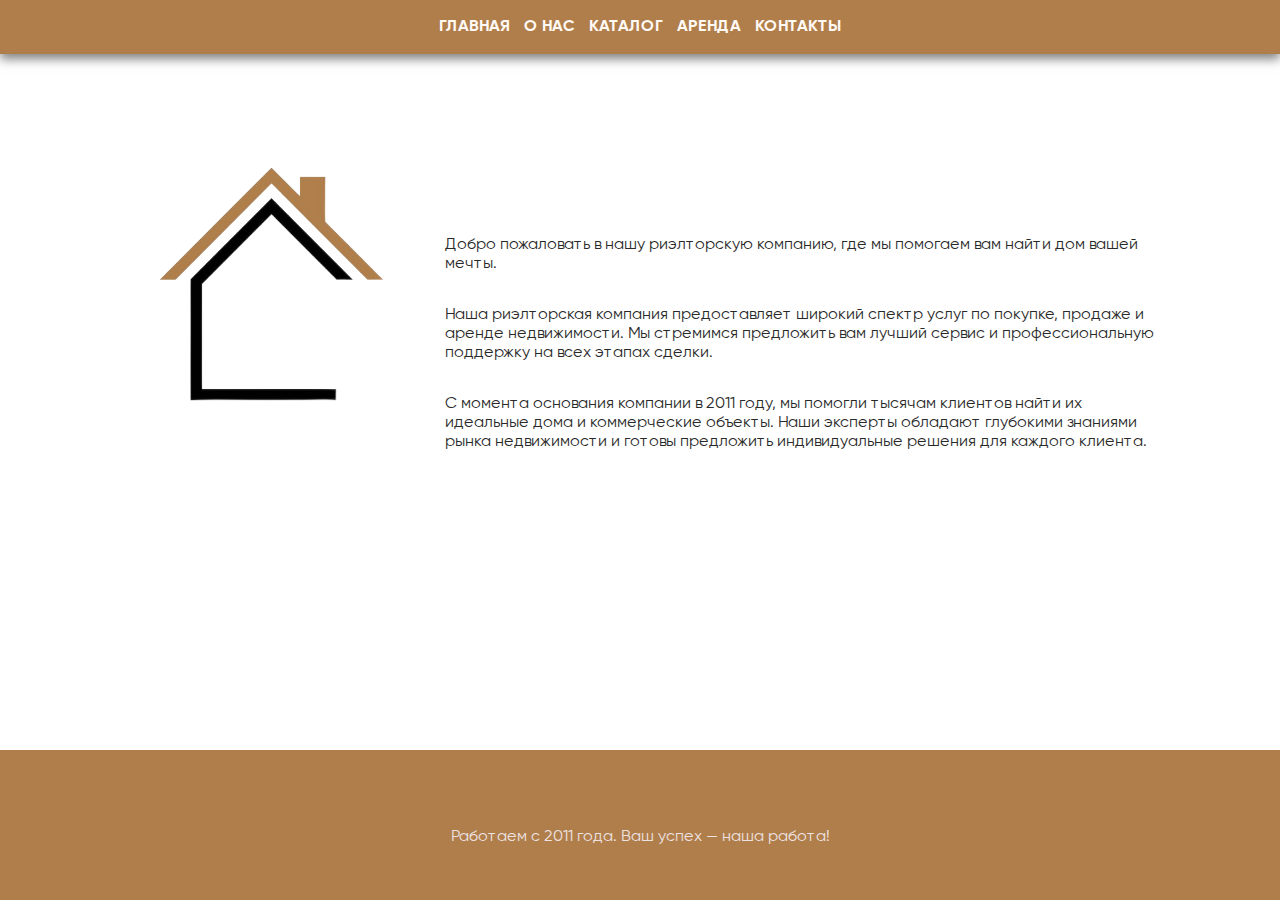
<file: index.html>
<!DOCTYPE html>
<html lang="en">
<head>
    <meta charset="UTF-8">
    <meta name="viewport" content="width=device-width, initial-scale=1.0">
    <link href="fonts/stylesheet.css" rel="stylesheet" type="text/css" />
    <link rel="icon" href="media/logowhite.png">
    <link rel="stylesheet" href="css/styles.css">
    <title>Риэлторская компания</title>
    <div class="navbar">
        <div class="container">
            <div class="navbar-items">
                <div class="links-items">
                    <a class="main-page" href="index.html">Главная</a>
                    <a class="about-page" href="about.html">О нас</a>
                    <a class="catalog-page" href="products.html">Каталог</a>
                    <a class="arenda-page" href="productsar.html">Аренда</a>
                    <a class="garbage-page" href="contacts.html">Контакты</a>
                </div>
            </div>
        </div>
    </div>
</head>
<body>
    <div class="main">
        <div class="container">
            <div class="info-company">
                <div class="logo-company">
                    <img class="logo" src="media/logowhite.png" alt="Логотип компании">
                </div>
                <div class="description-company">
                    <p>Добро пожаловать в нашу риэлторскую компанию, где мы помогаем вам найти дом вашей мечты.</p>
                    <p>Наша риэлторская компания предоставляет широкий спектр услуг по покупке, продаже и аренде недвижимости. Мы стремимся предложить вам лучший сервис и профессиональную поддержку на всех этапах сделки.</p>
                    <p>С момента основания компании в 2011 году, мы помогли тысячам клиентов найти их идеальные дома и коммерческие объекты. Наши эксперты обладают глубокими знаниями рынка недвижимости и готовы предложить индивидуальные решения для каждого клиента.</p>
                </div>
            </div>
        </div>
    </div>
    <div class="footer">
        <div class="container">
            <div class="footer-items">
            </div>
            <div class="copyright">
                Работаем с 2011 года. Ваш успех — наша работа!
            </div>
        </div>
    </div>
</body>
</html>
</file>
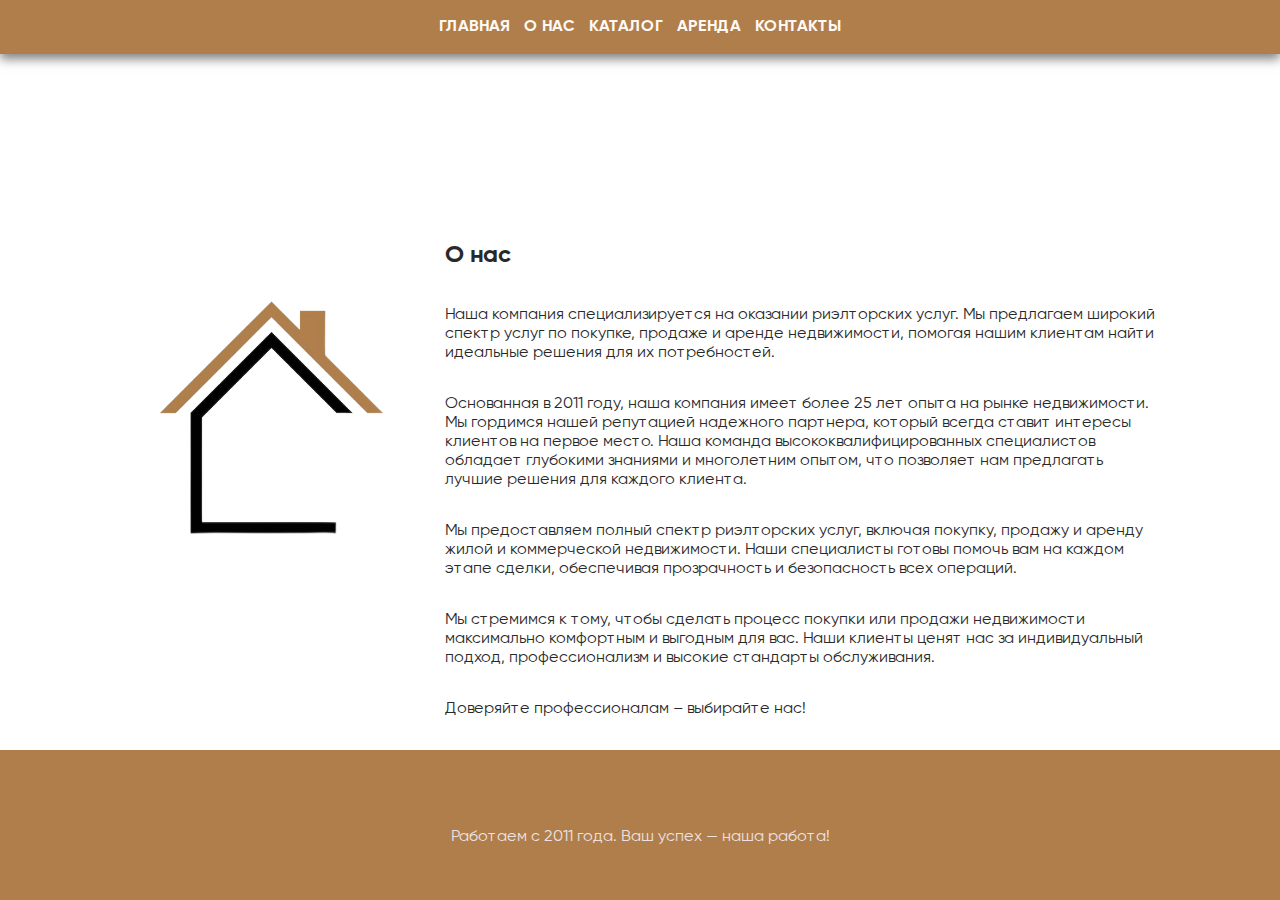
<file: about.html>
<!DOCTYPE html>
<html lang="en">
<head>
    <meta charset="UTF-8">
    <meta name="viewport" content="width=device-width, initial-scale=1.0">
    <link href="fonts/stylesheet.css" rel="stylesheet" type="text/css" />
    <link rel="icon" href="media/logowhite.png">
    <link rel="stylesheet" href="css/styles.css">
    <title>сайт</title>
    <div class='navbar'>
        <div class='container'>
            <div class="navbar-items">
                <div class='links-items'>
                    <a class='main-page' href="index.html">Главная</a>
                    <a class='about-page' href="about.html">О нас</a>
                    <a class='catalog-page' href="products.html">Каталог</a>
                    <a class="arenda-page" href="productsar.html">Аренда</a>
                    <a class="garbage-page" href="contacts.html">Контакты</a>
                </div>
            </div>
        </div>
    </div>
</head>

<body>
    <div class="container">
        <div class="info-company">
            <div class='logo-company'>
                <img class="logo" src="media/logowhite.png" alt="Company Logo" href="index.html">
            </div>
            <div class="description-company">
                <h2>О нас</h2>
                <p>Наша компания специализируется на оказании риэлторских услуг. Мы предлагаем широкий спектр услуг по покупке, продаже и аренде недвижимости, помогая нашим клиентам найти идеальные решения для их потребностей.</p>
                <p>Основанная в 2011 году, наша компания имеет более 25 лет опыта на рынке недвижимости. Мы гордимся нашей репутацией надежного партнера, который всегда ставит интересы клиентов на первое место. Наша команда высококвалифицированных специалистов обладает глубокими знаниями и многолетним опытом, что позволяет нам предлагать лучшие решения для каждого клиента.</p>
                <p>Мы предоставляем полный спектр риэлторских услуг, включая покупку, продажу и аренду жилой и коммерческой недвижимости. Наши специалисты готовы помочь вам на каждом этапе сделки, обеспечивая прозрачность и безопасность всех операций.</p>
                <p>Мы стремимся к тому, чтобы сделать процесс покупки или продажи недвижимости максимально комфортным и выгодным для вас. Наши клиенты ценят нас за индивидуальный подход, профессионализм и высокие стандарты обслуживания.</p>
                <p>Доверяйте профессионалам – выбирайте нас!</p>
            </div>
        </div>
    </div>
    <div class="footer">
        <div class="container">
            <div class="footer-items">
            </div>
            <div class="copyright">
                Работаем с 2011 года. Ваш успех — наша работа!
            </div>
        </div>
    </div>
</body>
</html>
</file>
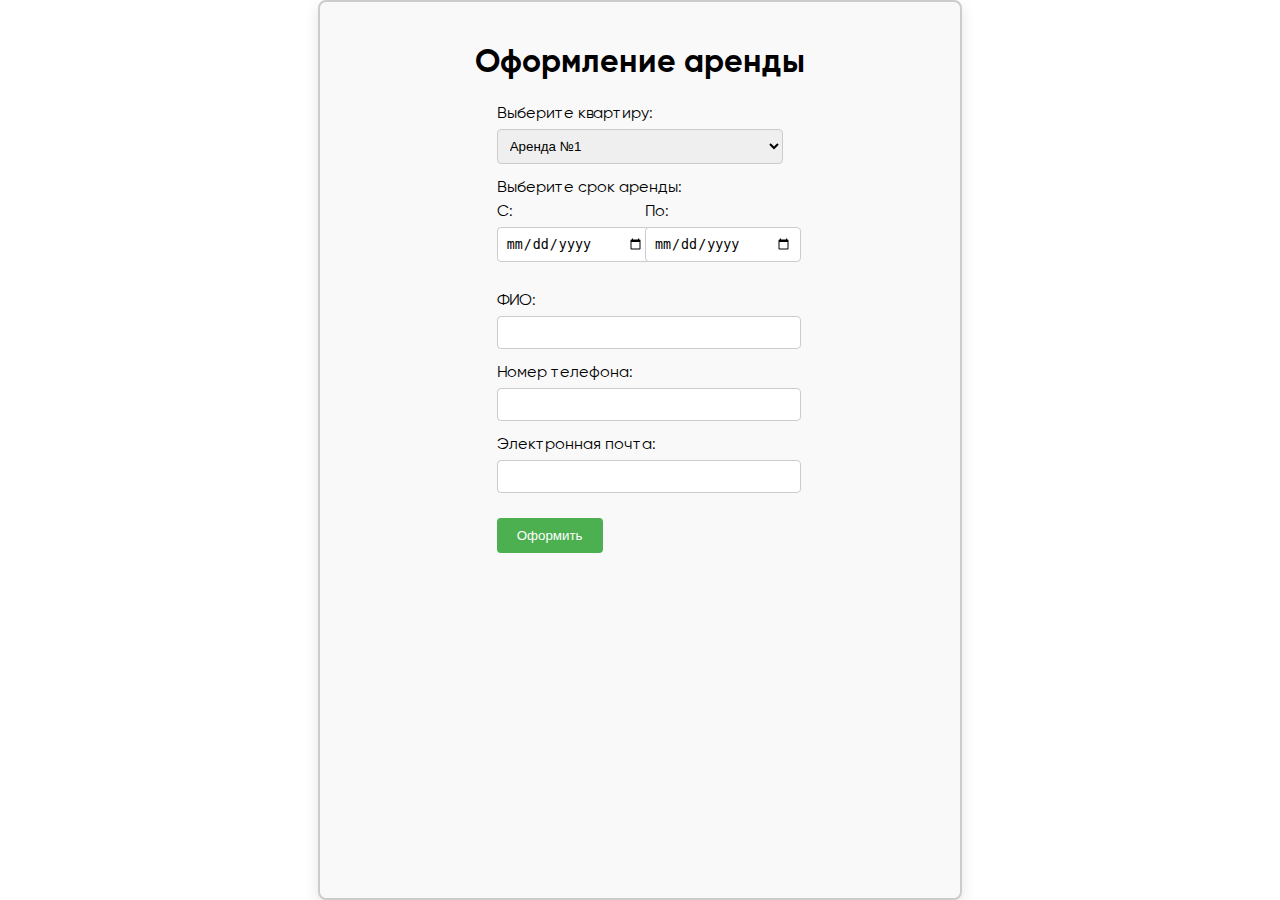
<file: booking.html>
<!DOCTYPE html>
<html lang="en">
<head>
    <meta charset="UTF-8">
    <meta name="viewport" content="width=device-width, initial-scale=1.0">
    <link href="fonts/stylesheet.css" rel="stylesheet" type="text/css">
    <link rel="icon" href="media/logowhite.png">
    <link rel="stylesheet" href="css/styles.css">
    <title>Оформление аренды</title>
    <style>
        body {
            background-color: rgb(255, 255, 255);
            margin: 0;
            display: flex;
            flex-direction: column;
            min-height: 100vh;
            justify-content: center;
            align-items: center;
        }

        .container {
            font-family: "Gilroy", sans-serif;
            color: rgb(0, 0, 0);
            width: 80%;
            max-width: 600px;
            border: 2px solid #ccc;
            border-radius: 8px;
            padding: 20px;
            box-shadow: 0 5px 15px rgba(0, 0, 0, 0.1);
            background-color: #f9f9f9;
            display: flex;
            flex-direction: column;
            align-items: center;
        }

        form div {
            margin-bottom: 15px;
            width: 100%;
        }

        label {
            display: block;
            margin-bottom: 5px;
        }

        input, select {
            width: 100%;
            padding: 8px;
            border: 1px solid #ccc;
            border-radius: 4px;
        }

        .date-container {
            display: flex;
            justify-content: space-between;
            gap: 10px;
        }

        .date-container div {
            flex: 1;
        }

        button {
            background-color: #4CAF50;
            color: white;
            padding: 10px 20px;
            border: none;
            border-radius: 4px;
            cursor: pointer;
            margin-top: 10px;
        }

        button:hover {
            background-color: #45a049;
        }

        #confirmationMessage {
            display: none;
            margin-top: 20px;
            color: green;
            font-weight: bold;
        }

        #totalCost {
            margin-top: 20px;
            color: red;
            font-weight: bold;
        }

        /* Styles for the modal */
        .modal {
            display: none;
            position: fixed;
            z-index: 1;
            left: 0;
            top: 0;
            width: 100%;
            height: 100%;
            overflow: auto;
            background-color: rgba(0, 0, 0, 0.4);
        }

        .modal-content {
            background-color: #fefefe;
            margin: 15% auto;
            padding: 20px;
            border: 1px solid #888;
            width: 80%;
            max-width: 400px;
            border-radius: 8px;
            text-align: center;
        }

        .close {
            color: #aaa;
            float: right;
            font-size: 28px;
            font-weight: bold;
        }

        .close:hover,
        .close:focus {
            color: black;
            text-decoration: none;
            cursor: pointer;
        }
    </style>
</head>
<body>
    <div class="container">
        <h1>Оформление аренды</h1>
        <form id="bookingForm">
            <div>
                <label for="apartment">Выберите квартиру:</label>
                <select id="apartment" name="apartment">
                    <option value="1">Аренда №1</option>
                    <option value="2">Аренда №2</option>
                    <option value="3">Аренда №3</option>
                    <option value="4">Аренда №4</option>
                </select>
            </div>
            <div>
                <label for="rentalPeriod">Выберите срок аренды:</label>
                <div class="date-container">
                    <div>
                        <label for="startDate">С:</label>
                        <input type="date" id="startDate" name="startDate" required>
                    </div>
                    <div>
                        <label for="endDate">По:</label>
                        <input type="date" id="endDate" name="endDate" required>
                    </div>
                </div>
            </div>
            <div>
                <label for="name">ФИО:</label>
                <input type="text" id="name" name="name" required>
            </div>
            <div>
                <label for="phone">Номер телефона:</label>
                <input type="tel" id="phone" name="phone" required>
            </div>
            <div>
                <label for="email">Электронная почта:</label>
                <input type="email" id="email" name="email" required>
            </div>
            <button type="submit">Оформить</button>
        </form>
        <div id="confirmationMessage">Ваш заказ оформлен, ожидайте звонка оператора.</div>
        <div id="totalCost"></div>
    </div>

    <div id="orderModal" class="modal">
        <div class="modal-content">
            <span class="close">&times;</span>
            <p id="modalTotalCost"></p>
            <p>Ваш заказ оформлен, ожидайте звонка оператора.</p>
            <button id="backButton">Вернуться назад</button>
        </div>
    </div>

    <script>
        document.getElementById('bookingForm').addEventListener('submit', function(event) {
            event.preventDefault();

            const startDate = new Date(document.getElementById('startDate').value);
            const endDate = new Date(document.getElementById('endDate').value);
            const currentDate = new Date();
            const apartment = document.getElementById('apartment').value;

            if (startDate > endDate) {
                alert('Дата начала аренды не может быть позже даты окончания.');
                return;
            }

            if (startDate < currentDate.setHours(0, 0, 0, 0)) {
                alert('Дата начала аренды не может быть в прошлом.');
                return;
            }

            const rentalDays = (endDate - startDate) / (1000 * 60 * 60 * 24) + 1;

            let dailyRate;

            switch(apartment) {
                case "1":
                    dailyRate = 4500;
                    break;
                case "2":
                    dailyRate = 4700;
                    break;
                case "3":
                    dailyRate = 3900;
                    break;
                case "4":
                    dailyRate = 5200;
                    break;
            }

            const totalCost = rentalDays * dailyRate;

            document.getElementById('modalTotalCost').innerText = `Общая стоимость аренды: ${totalCost} рублей`;

            const modal = document.getElementById('orderModal');
            modal.style.display = 'block';

            document.querySelector('.modal .close').onclick = function() {
                modal.style.display = 'none';
            };

            window.onclick = function(event) {
                if (event.target == modal) {
                    modal.style.display = 'none';
                }
            };

            document.getElementById('backButton').onclick = function() {
                modal.style.display = 'none';
                window.location.href = 'productsar.html'; 
            };
        });
    </script>
</body>
</html>
</file>
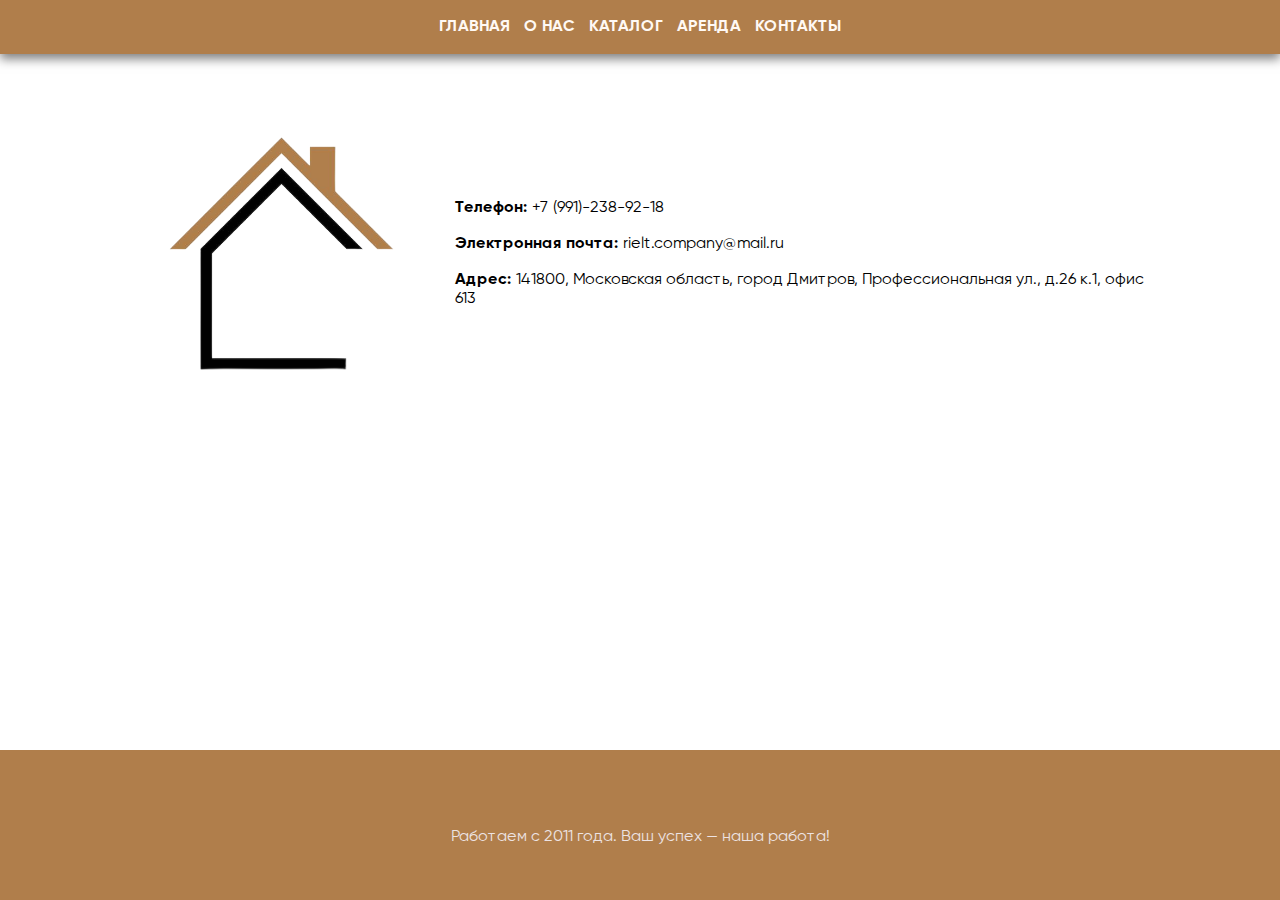
<file: contacts.html>
<!DOCTYPE html>
<html lang="en">
<head>
    <meta charset="UTF-8">
    <meta name="viewport" content="width=device-width, initial-scale=1.0">
    <link href="fonts/stylesheet.css" rel="stylesheet" type="text/css" />
    <link rel="icon" href="media/logowhite.png">
    <link rel="stylesheet" href="css/styles.css">
    <title>Риэлторская компания</title>
    <div class="navbar">
        <div class="container">
            <div class="navbar-items">
                <div class="links-items">
                    <a class="main-page" href="index.html">Главная</a>
                    <a class="about-page" href="about.html">О нас</a>
                    <a class="catalog-page" href="products.html">Каталог</a>
                    <a class="arenda-page" href="productsar.html">Аренда</a>
                    <a class="garbage-page" href="contacts.html">Контакты</a>
                </div>
            </div>
        </div>
    </div>
</head>
<body>
    <div class="main">
        <div class="container">
            <div class="info-company">
                <div class="logo-company">
                    <img class="logo" src="media/logowhite.png" alt="Логотип компании">
                </div>
                <div class="contact-info">
                    <p><b>Телефон:</b> +7 (991)-238-92-18</p>
                    <p><b>Электронная почта:</b> rielt.company@mail.ru</p>
                    <p><b>Адрес:</b> 141800, Московская область, город Дмитров, Профессиональная ул., д.26 к.1, офис 613</p>
                </div>
            </div>
        </div>
    </div>
    <div class="footer">
        <div class="container">
            <div class="footer-items">
            </div>
            <div class="copyright">
                Работаем с 2011 года. Ваш успех — наша работа!
            </div>
        </div>
    </div>
</body>
</html>
</file>
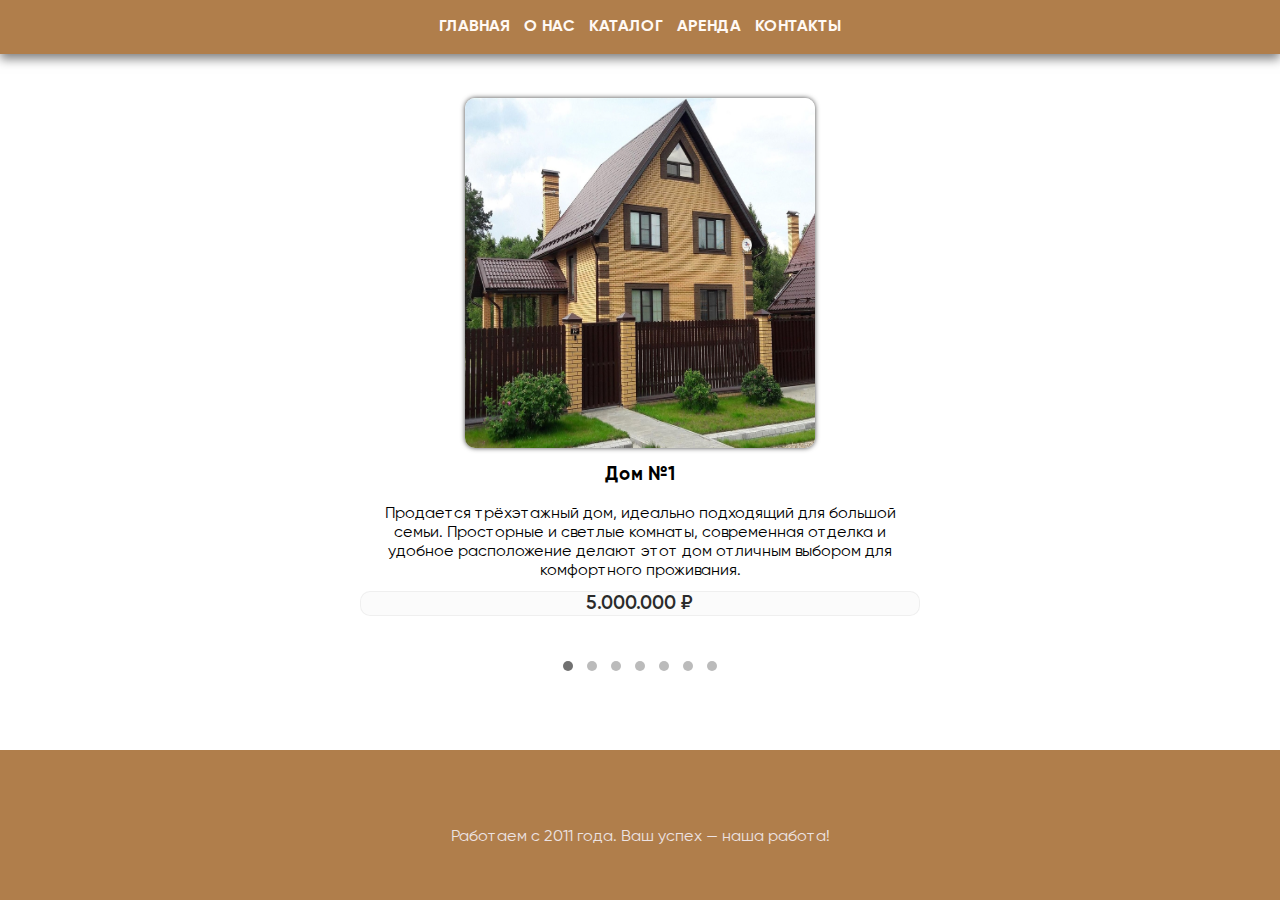
<file: products.html>
<!DOCTYPE html>
<html lang="en">
<head>
    <meta charset="UTF-8">
    <meta name="viewport" content="width=device-width, initial-scale=1.0">
    <link href="fonts/stylesheet.css" rel="stylesheet" type="text/css">
    <link rel="icon" href="media/logowhite.png">
    <link rel="stylesheet" href="css/styles.css">
    <title>сайт</title>
    <div class='navbar'>
        <div class='container'>
            <div class="navbar-items">
                <div class='links-items'>
                    <a class='main-page' href="index.html">Главная</a>
                    <a class='about-page' href="about.html">О нас</a>
                    <a class='catalog-page' href="products.html">Каталог</a>
                    <a class="arenda-page" href="productsar.html">Аренда</a>
                    <a class="garbage-page" href="contacts.html">Контакты</a>
                </div>
            </div>
        </div>
    </div>
</head>
<body>
    <div class="container">
        <div class="products-page">
            <div class="text">
                <div class="slider">
                    <div class="slides">
                        <div class="slide">
                            <img class="photos" src="media/1.jpg">
                            <h3>Дом №1</h3>
                            <p>Продается трёхэтажный дом, идеально подходящий для большой семьи. Просторные и светлые комнаты, современная отделка и удобное расположение делают этот дом отличным выбором для комфортного проживания.</p>
                            <p class="price">5.000.000 ₽</p>
                        </div>
                        <div class="slide">
                            <img class="photos" src="media/2.jpg">
                            <h3>Дом №2</h3>
                            <p>Продается элегантный двухэтажный дом с частным бассейном, идеально подходящий для комфортной жизни. Просторные и светлые комнаты, современный дизайн и уютный двор создают атмосферу уюта и расслабления.</p>
                            <p class="price">9.700.000 ₽</p>
                        </div>
                        <div class="slide">
                            <img class="photos" src="media/3.jpg">
                            <h3>Дом №3</h3>
                            <p>Продается уютный двухэтажный дом в живописном лесу, идеально подходящий для любителей природы. Просторные комнаты, современная отделка и прекрасный вид из окон создают идеальные условия для спокойной и комфортной жизни.</p>
                            <p class="price">4.200.000 ₽</p>
                        </div>
                        <div class="slide">
                            <img class="photos" src="media/4.jpg">
                            <h3>Дом №4</h3>
                            <p>Продается уютный двухэтажный дом в лесу с просторным балконом. Наслаждайтесь свежим воздухом и живописными видами прямо из вашего дома, окруженного природой.</p>
                            <p class="price">11.000.000 ₽</p>
                        </div>
                        <div class="slide">
                            <img class="photos" src="media/5.jpg">
                            <h3>Дом №5</h3>
                            <p>Продается уникальный трёхэтажный дом в лесу с необычной архитектурной формой. Оригинальный дизайн, просторные помещения и гармония с природой создают неповторимую атмосферу для комфортного проживания.</p>
                            <p class="price">8.300.000 ₽</p>
                        </div>
                        <div class="slide">
                            <img class="photos" src="media/6.jpg">
                            <h3>Квартира-студия №1</h3>
                            <p>Продается стильная квартира-студия с современным ремонтом. Просторное и светлое пространство, идеально подходящее для комфортного проживания в центре города.</p>
                            <p class="price">3.450.000 ₽</p>
                        </div>
                        <div class="slide">
                            <img class="photos" src="media/7.jpg">
                            <h3>Квартира-студия №2</h3>
                            <p>Продается уютная квартира-студия с современным дизайном. Светлое и просторное помещение, идеально подходящее для комфортного проживания.</p>
                            <p class="price">2.950.000 ₽</p>
                        </div>
                    </div>
                    <div class="navigation">
                        <div class="dot" onclick="currentSlide(1)"></div>
                        <div class="dot" onclick="currentSlide(2)"></div>
                        <div class="dot" onclick="currentSlide(3)"></div>
                        <div class="dot" onclick="currentSlide(4)"></div>
                        <div class="dot" onclick="currentSlide(5)"></div>
                        <div class="dot" onclick="currentSlide(6)"></div>
                        <div class="dot" onclick="currentSlide(7)"></div>
                    </div>
                </div>
            </div>
        </div>    
    </div>
    <div class="footer">
        <div class="container">
            <div class="footer-items">
            </div>
            <div class="copyright">
                Работаем с 2011 года. Ваш успех — наша работа!
            </div>
        </div>
    </div>
    <script src="js/slider.js"></script>
</body>
</html>
</file>
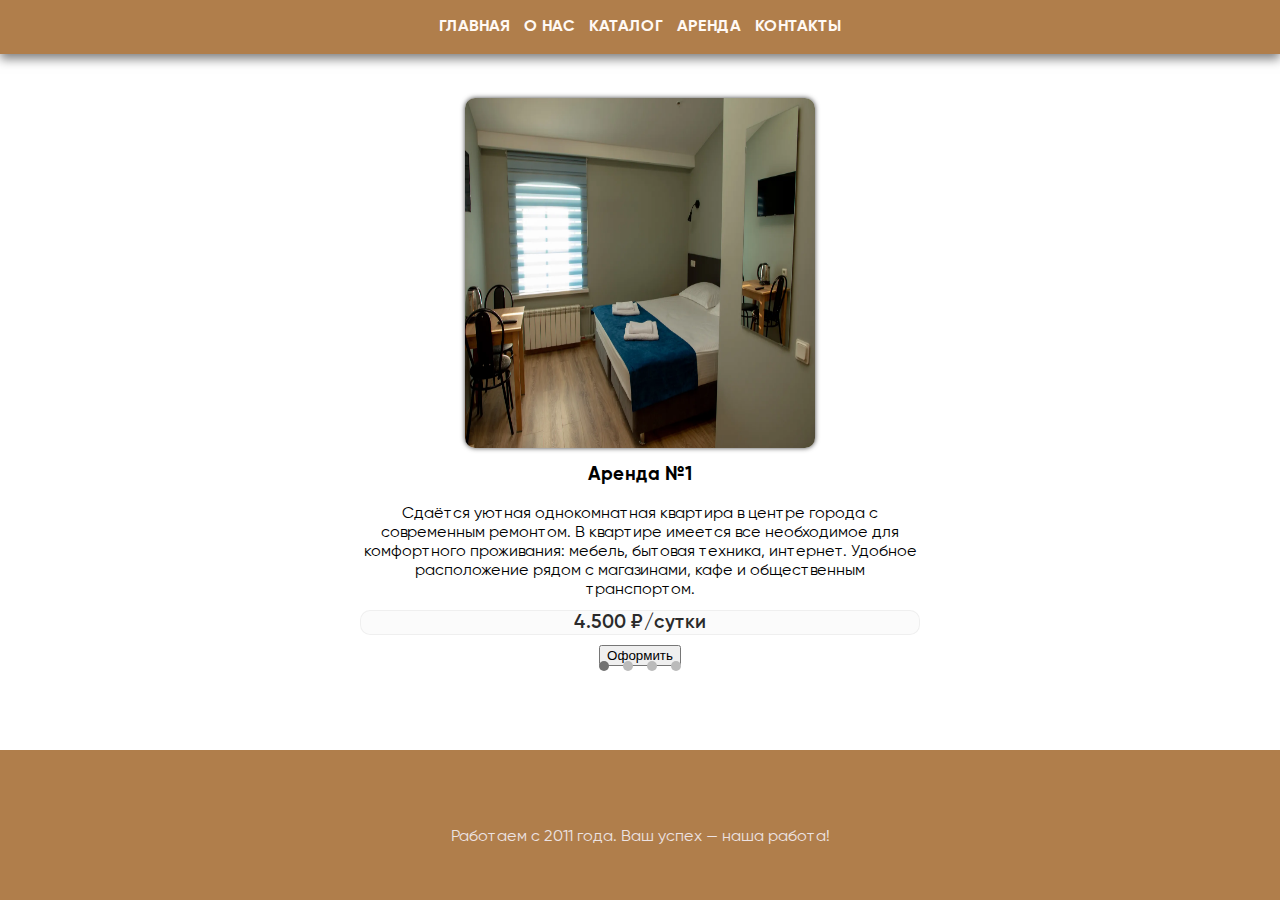
<file: productsar.html>
<!DOCTYPE html>
<html lang="en">
<head>
    <meta charset="UTF-8">
    <meta name="viewport" content="width=device-width, initial-scale=1.0">
    <link href="fonts/stylesheet.css" rel="stylesheet" type="text/css">
    <link rel="icon" href="media/logowhite.png">
    <link rel="stylesheet" href="css/styles.css">
    <title>сайт</title>
    <div class='navbar'>
        <div class='container'>
            <div class="navbar-items">
                <div class='links-items'>
                    <a class='main-page' href="index.html">Главная</a>
                    <a class='about-page' href="about.html">О нас</a>
                    <a class='catalog-page' href="products.html">Каталог</a>
                    <a class="arenda-page" href="productsar.html">Аренда</a>
                    <a class="garbage-page" href="contacts.html">Контакты</a>
                </div>
            </div>
        </div>
    </div>
</head>
<body>
    <div class="container">
        <div class="products-page">
            <div class="text">
                <div class="slider">
                    <div class="slides">
                        <div class="slide">
                            <img class="photos" src="media/8.jpg">
                            <h3>Аренда №1</h3>
                            <p>Сдаётся уютная однокомнатная квартира в центре города с современным ремонтом. В квартире имеется все необходимое для комфортного проживания: мебель, бытовая техника, интернет. Удобное расположение рядом с магазинами, кафе и общественным транспортом.</p>
                            <p class="price">4.500 ₽/сутки</p>
                            <button onclick="window.location.href='booking.html?apartment=1'">Оформить</button>
                        </div>
                        <div class="slide">
                            <img class="photos" src="media/9.jpg">
                            <h3>Аренда №2</h3>
                            <p>Сдаётся светлая однокомнатная квартира с современным ремонтом. В квартире есть вся необходимая мебель и бытовая техника, включая стиральную машину и холодильник. Удобное расположение рядом с парком, магазинами и остановками общественного транспорта.</p>
                            <p class="price">4.700 ₽/сутки</p>
                            <button onclick="window.location.href='booking.html?apartment=2'">Оформить</button>
                        </div>
                        <div class="slide">
                            <img class="photos" src="media/10.jpg">
                            <h3>Аренда №3</h3>
                            <p>Сдаётся однокомнатная квартира с комфортной обстановкой и свежим ремонтом. Квартира полностью меблирована и оснащена необходимой техникой. Находится в удобном районе, рядом с магазинами, и остановками общественного транспорта.</p>
                            <p class="price">3.900 ₽/сутки</p>
                            <button onclick="window.location.href='booking.html?apartment=3'">Оформить</button>
                        </div>
                        <div class="slide">
                            <img class="photos" src="media/11.jpg">
                            <h3>Аренда №4</h3>
                            <p>Сдаётся однокомнатная квартира с изысканным современным дизайном и качественным ремонтом. Полностью меблирована и оснащена необходимой бытовой техникой. Находится в престижном районе с удобным доступом к кафе, магазинам и общественному транспорту.</p>
                            <p class="price">5.200 ₽/сутки</p>
                            <button onclick="window.location.href='booking.html?apartment=4'">Оформить</button>
                        </div>
                    </div>
                    <div class="navigation">
                        <div class="dot" onclick="currentSlide(1)"></div>
                        <div class="dot" onclick="currentSlide(2)"></div>
                        <div class="dot" onclick="currentSlide(3)"></div>
                        <div class="dot" onclick="currentSlide(4)"></div>
                    </div>
                </div>
            </div>
        </div>    
    </div>
    <div class="footer">
        <div class="container">
            <div class="footer-items">
            </div>
            <div class="copyright">
                Работаем с 2011 года. Ваш успех — наша работа!
            </div>
        </div>
    </div>
    <script src="js/slider.js"></script>
</body>
</html>
</file>
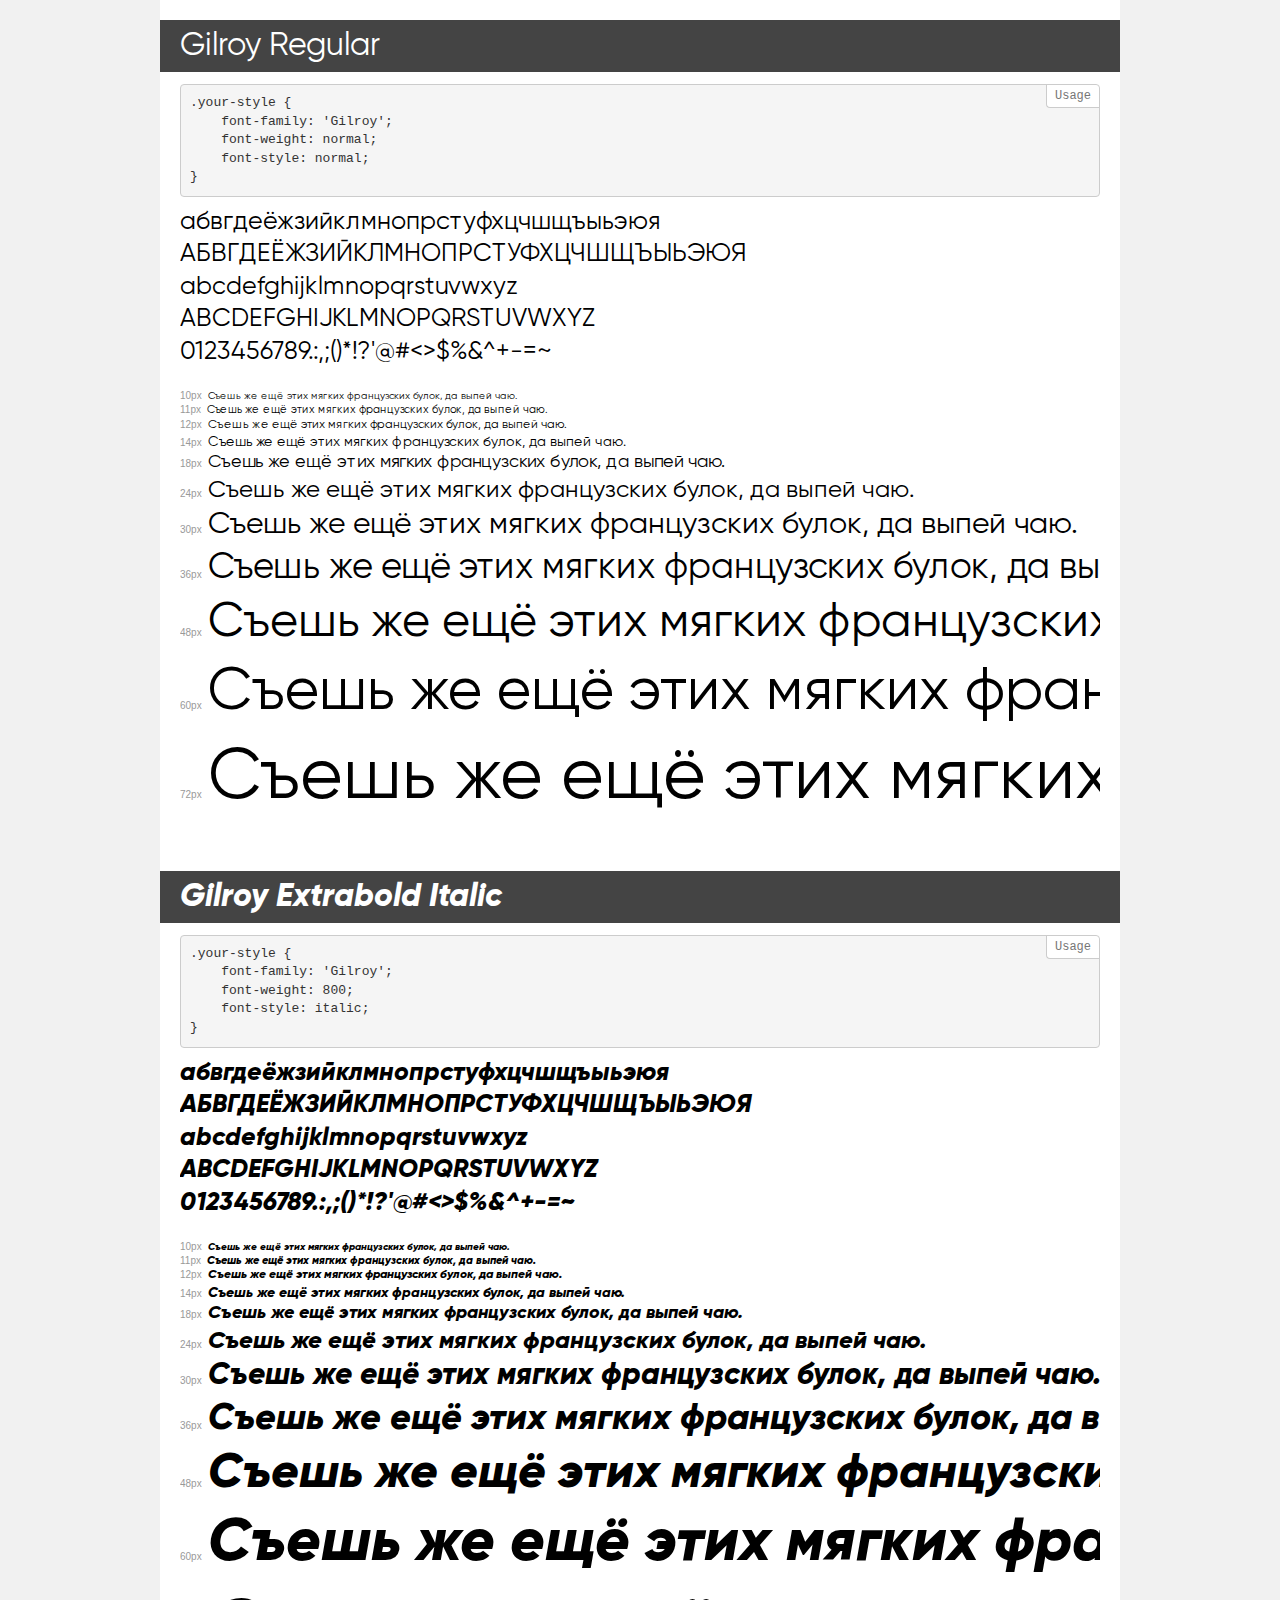
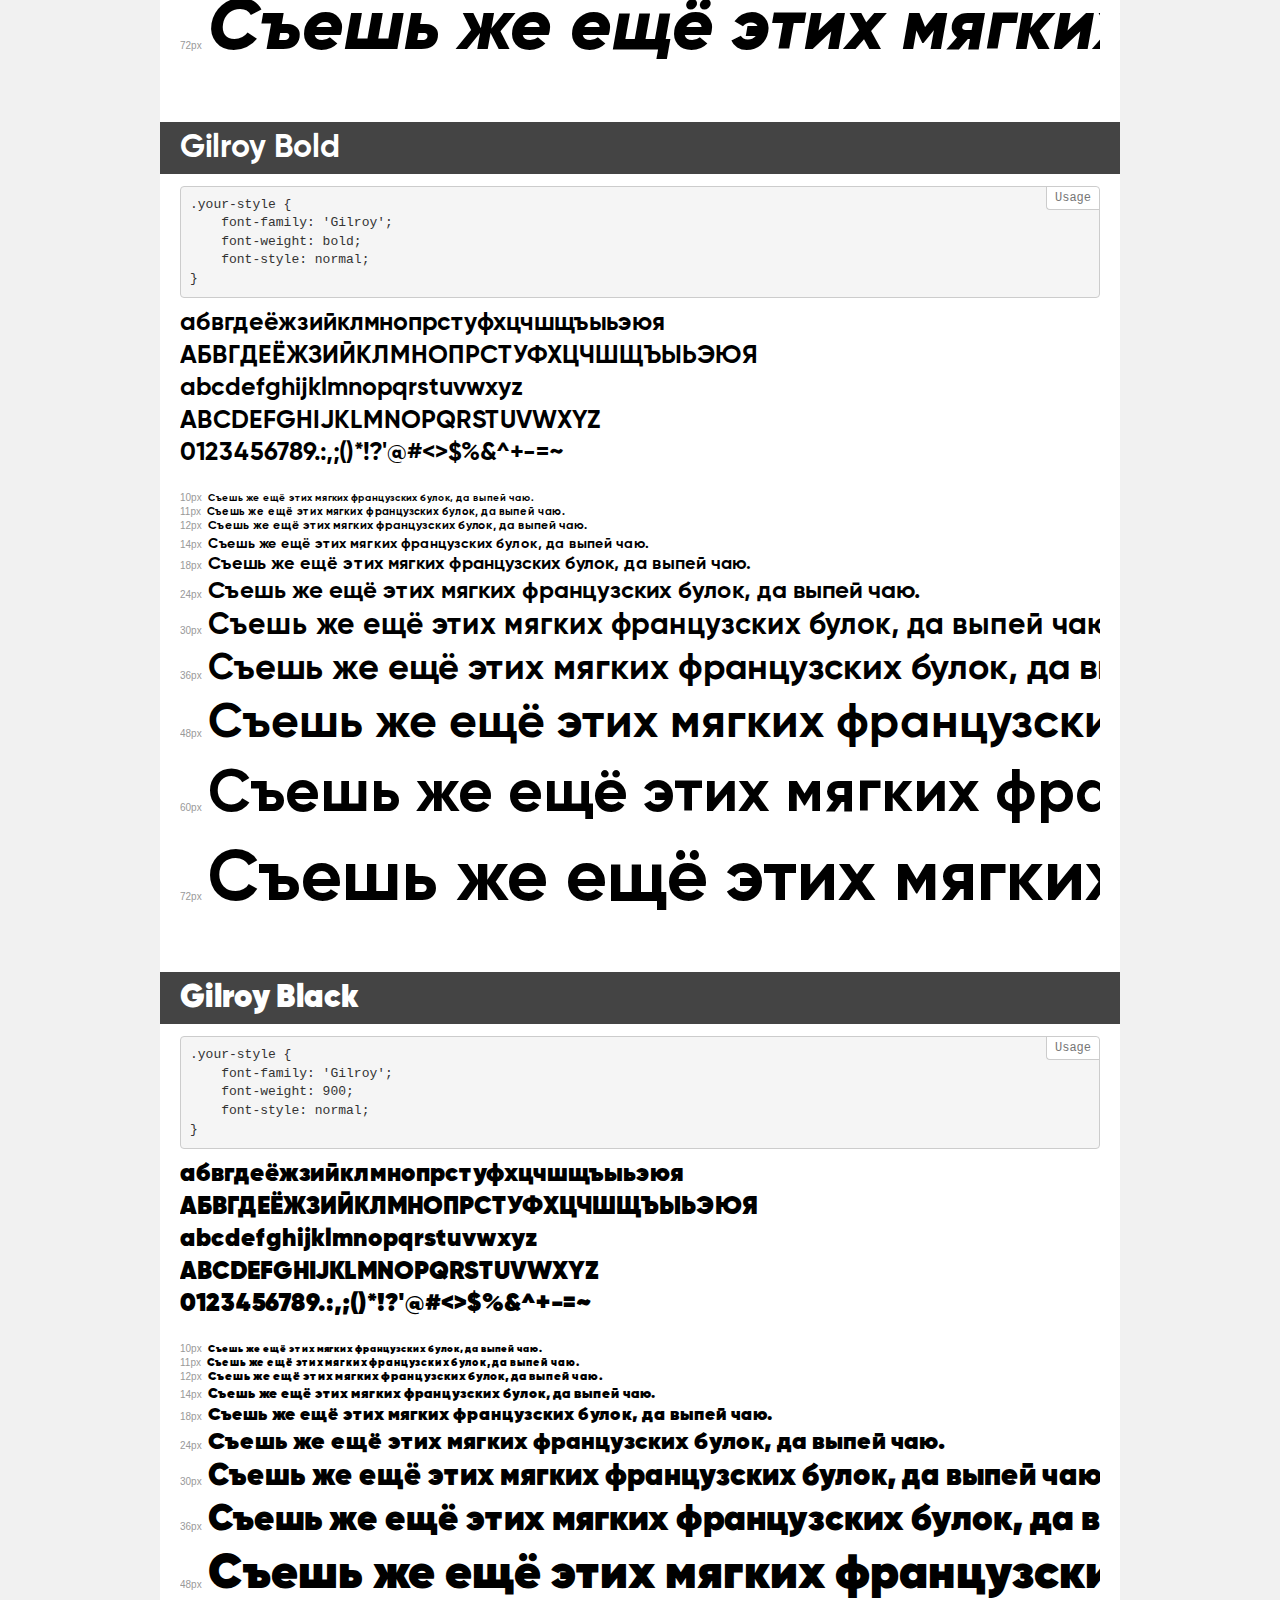
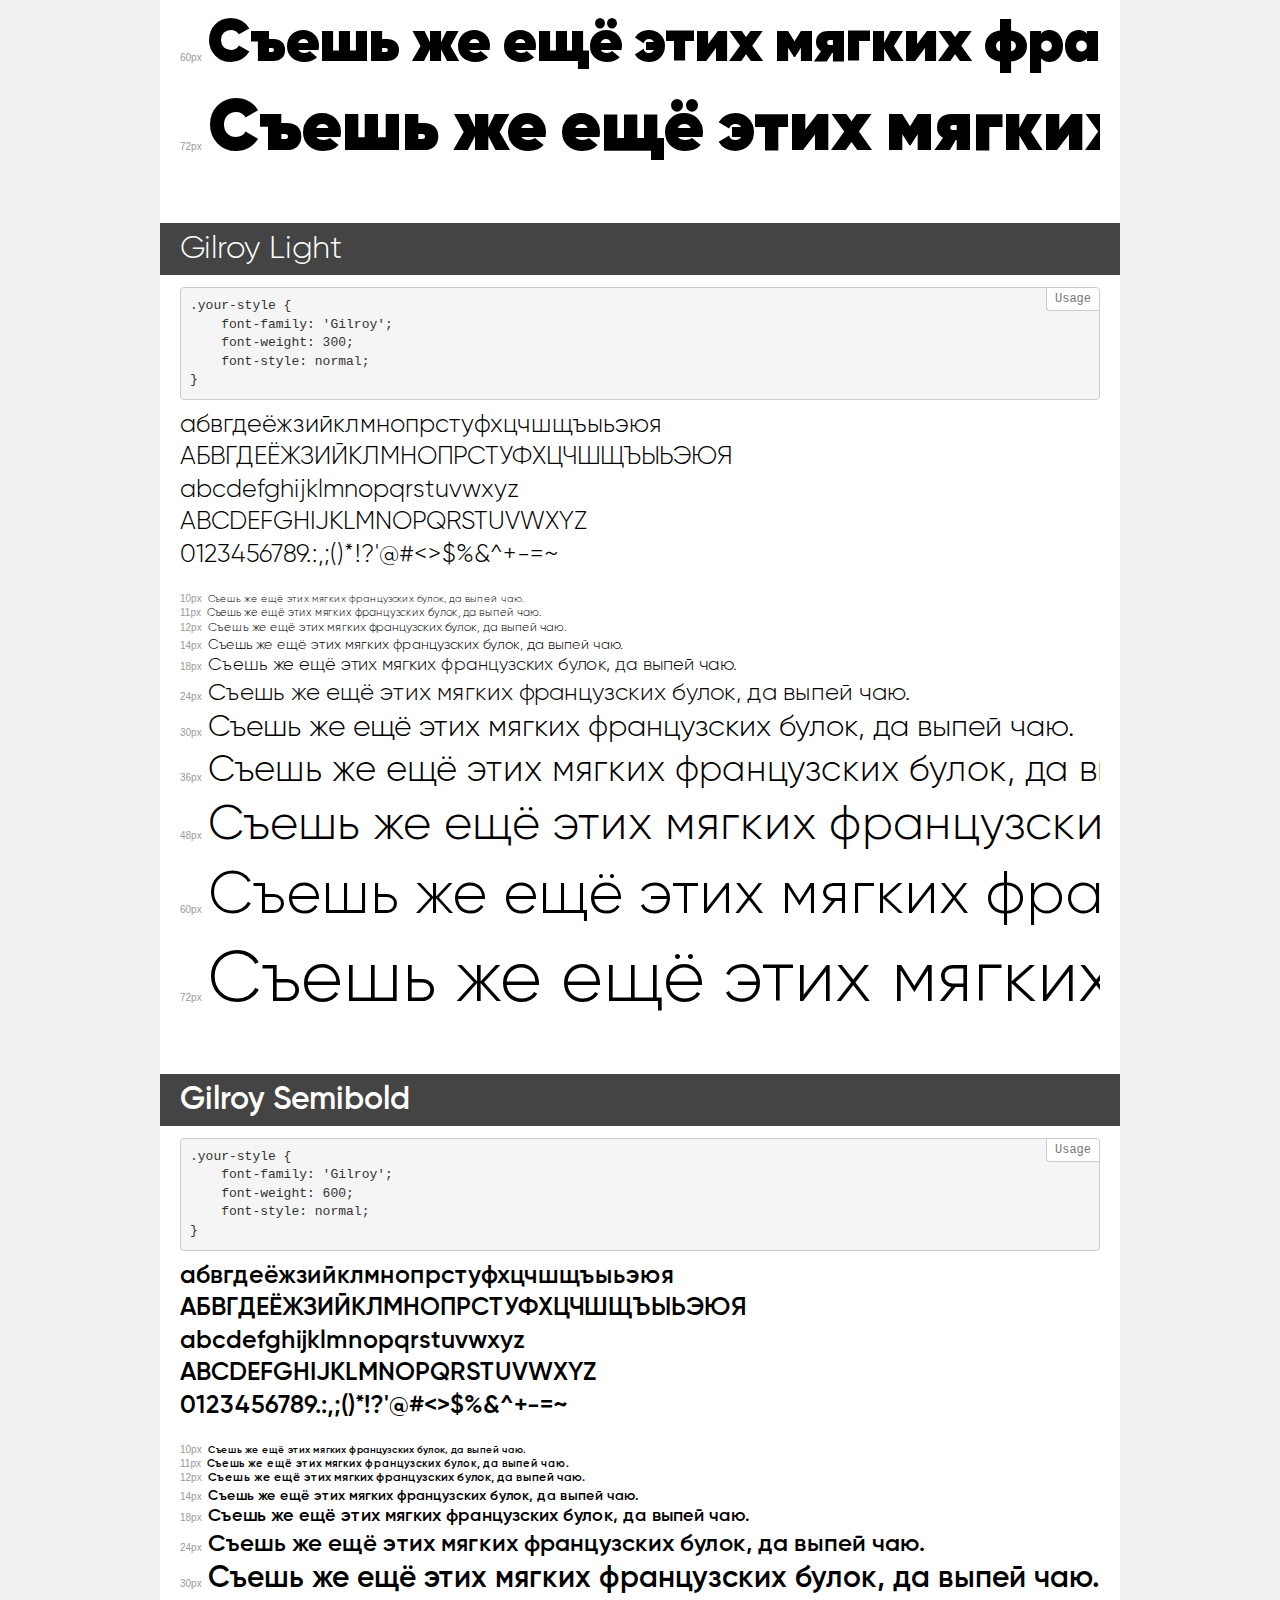
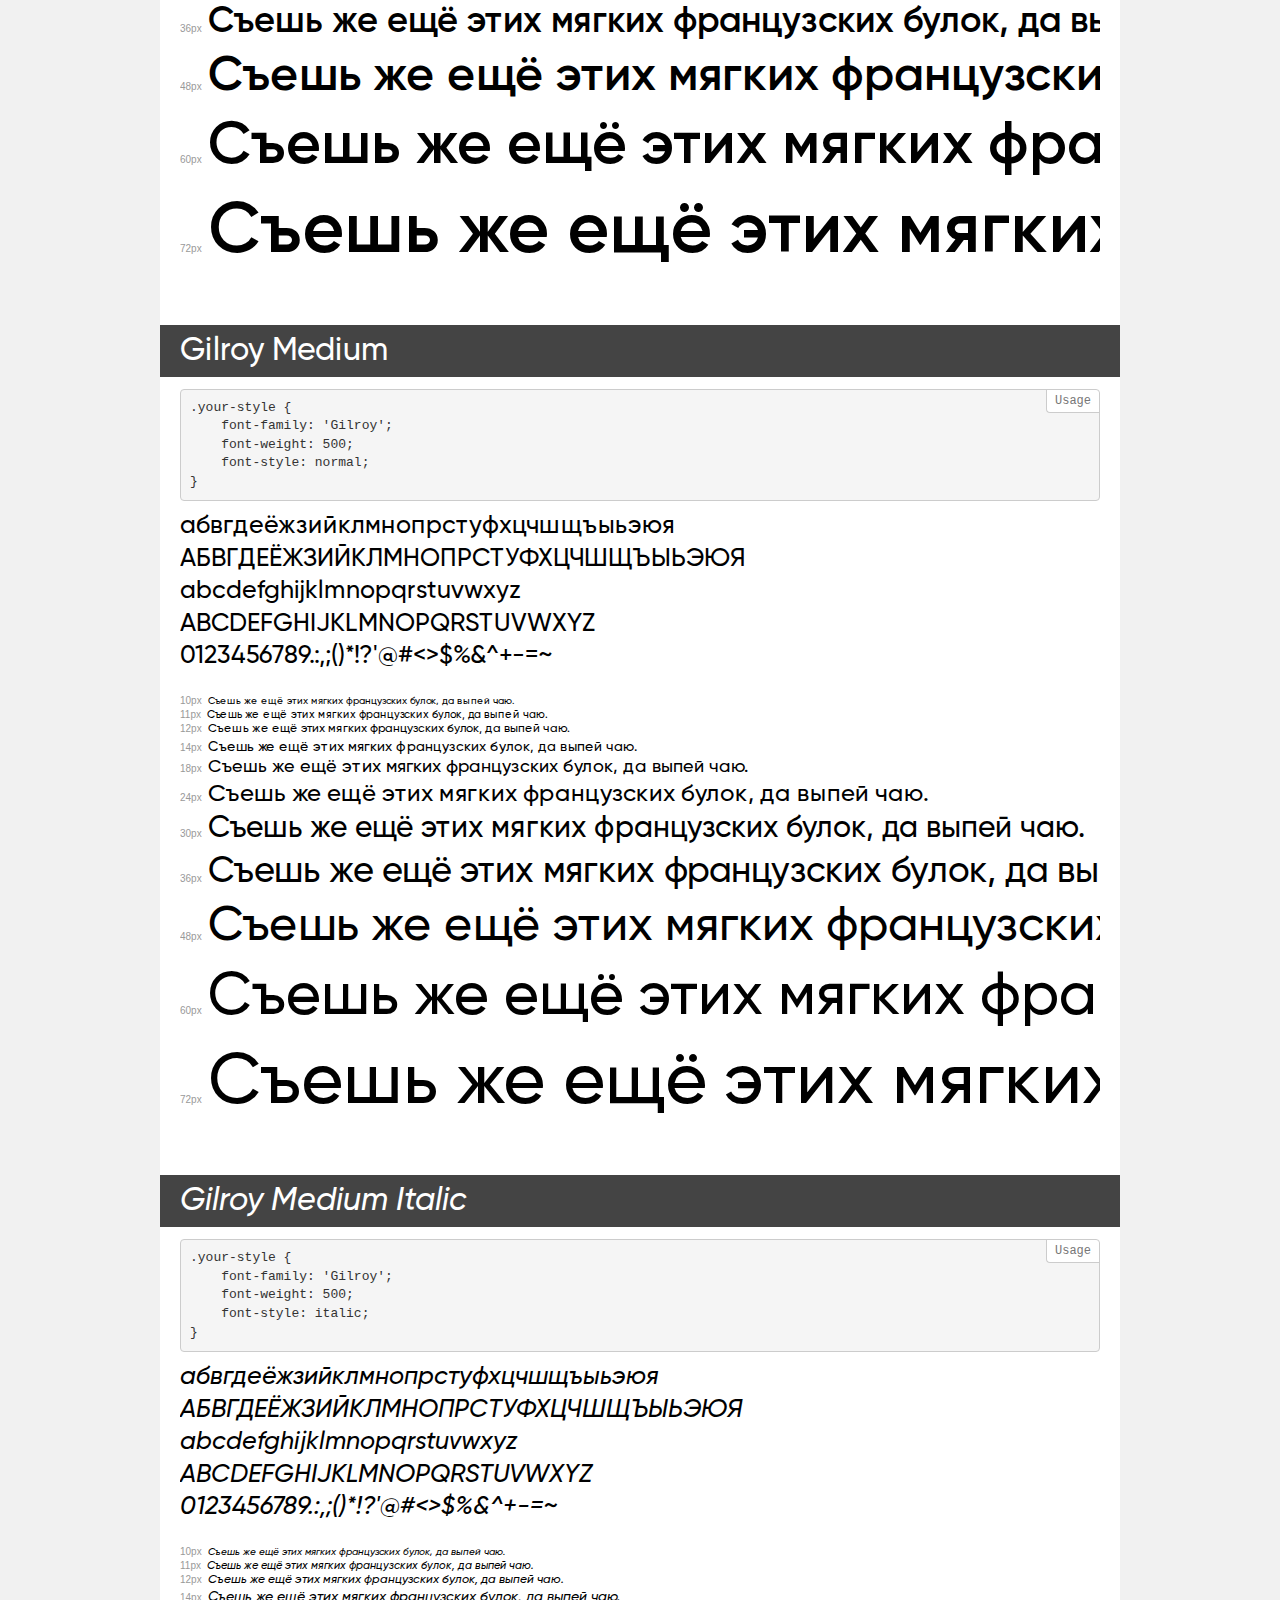
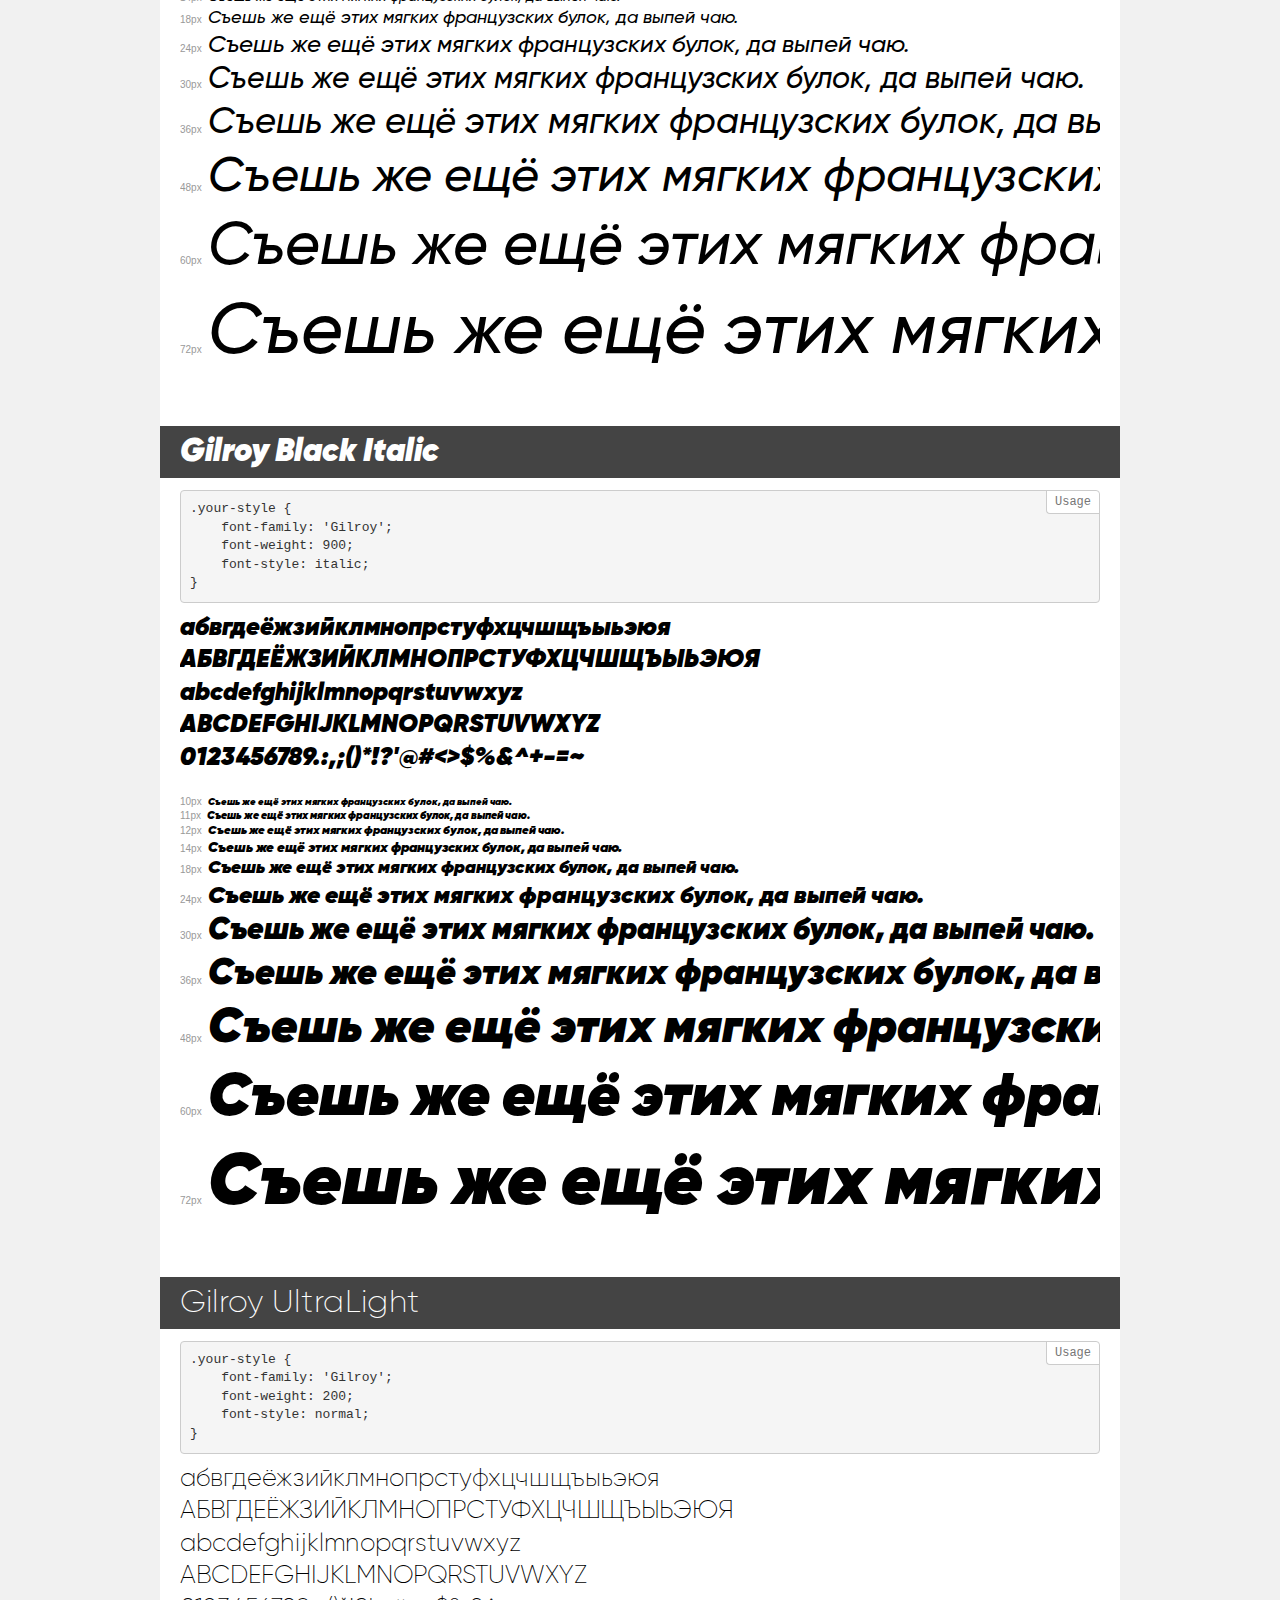
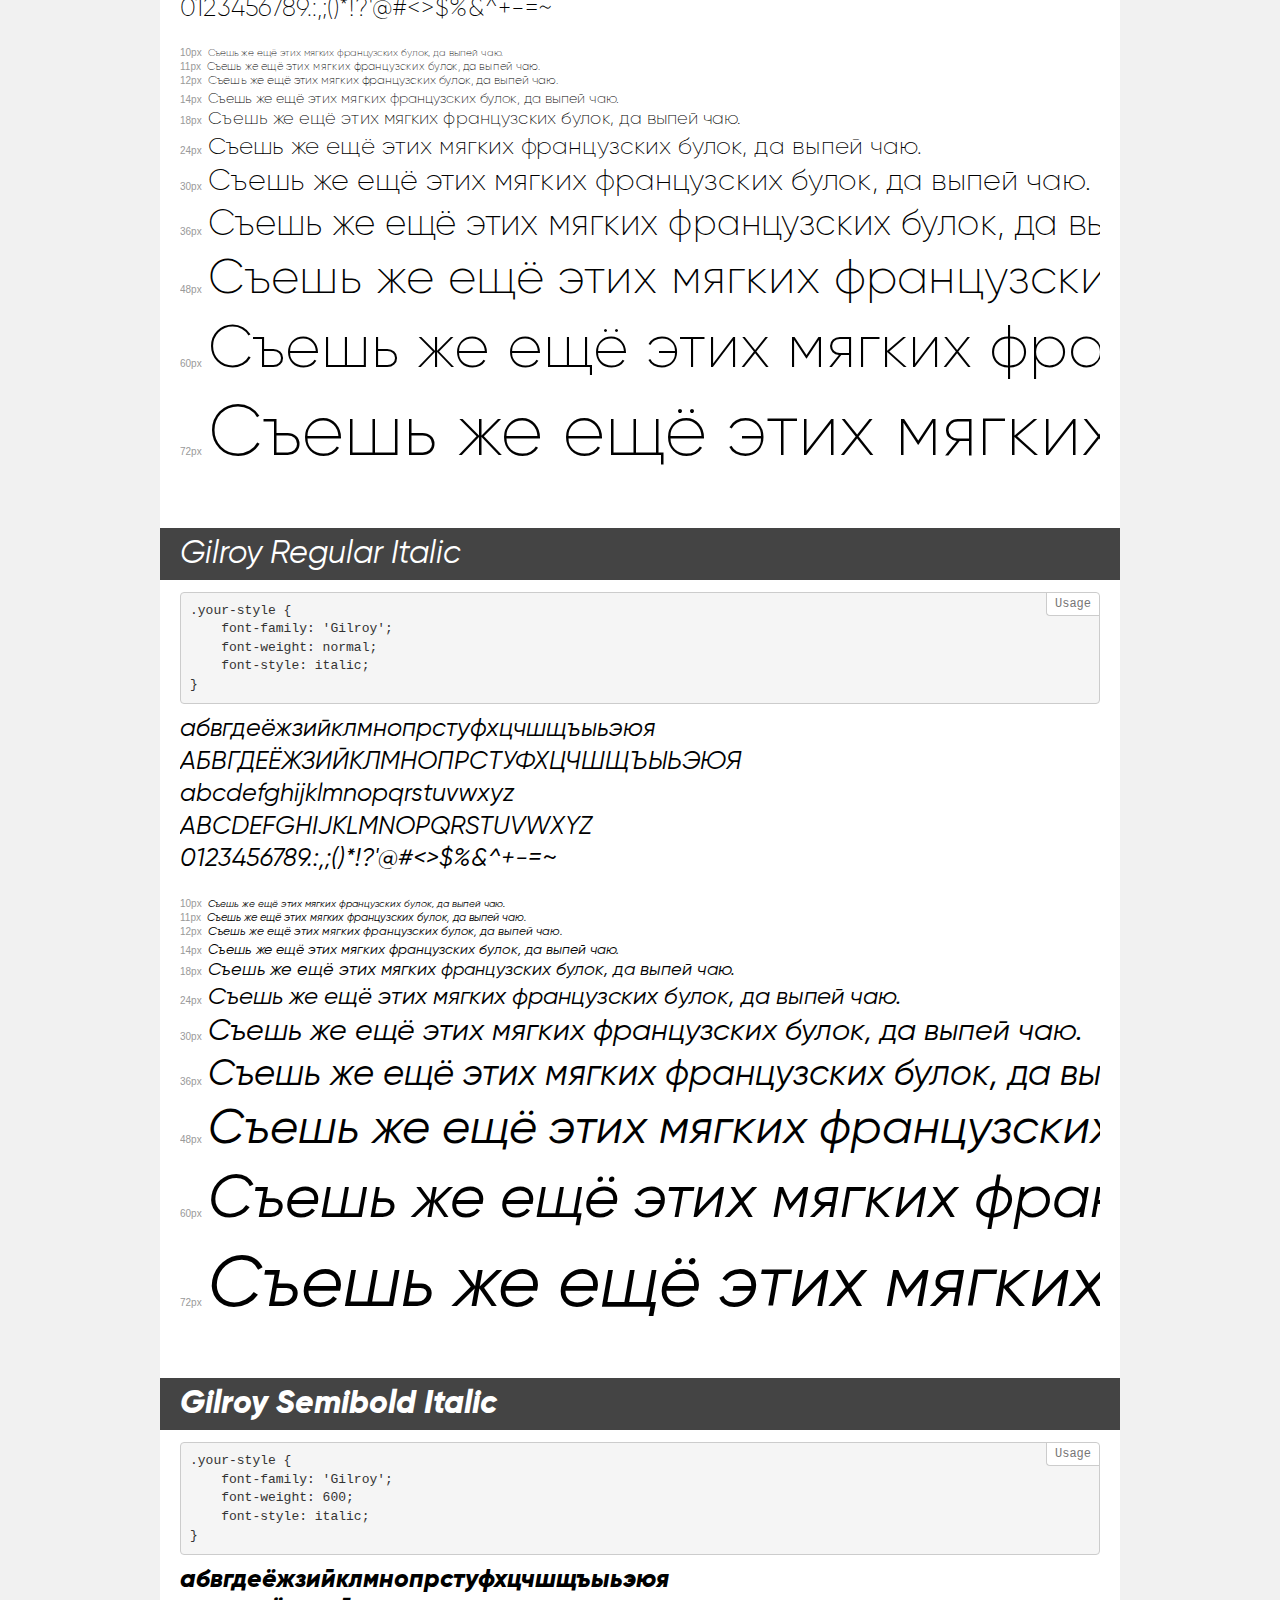
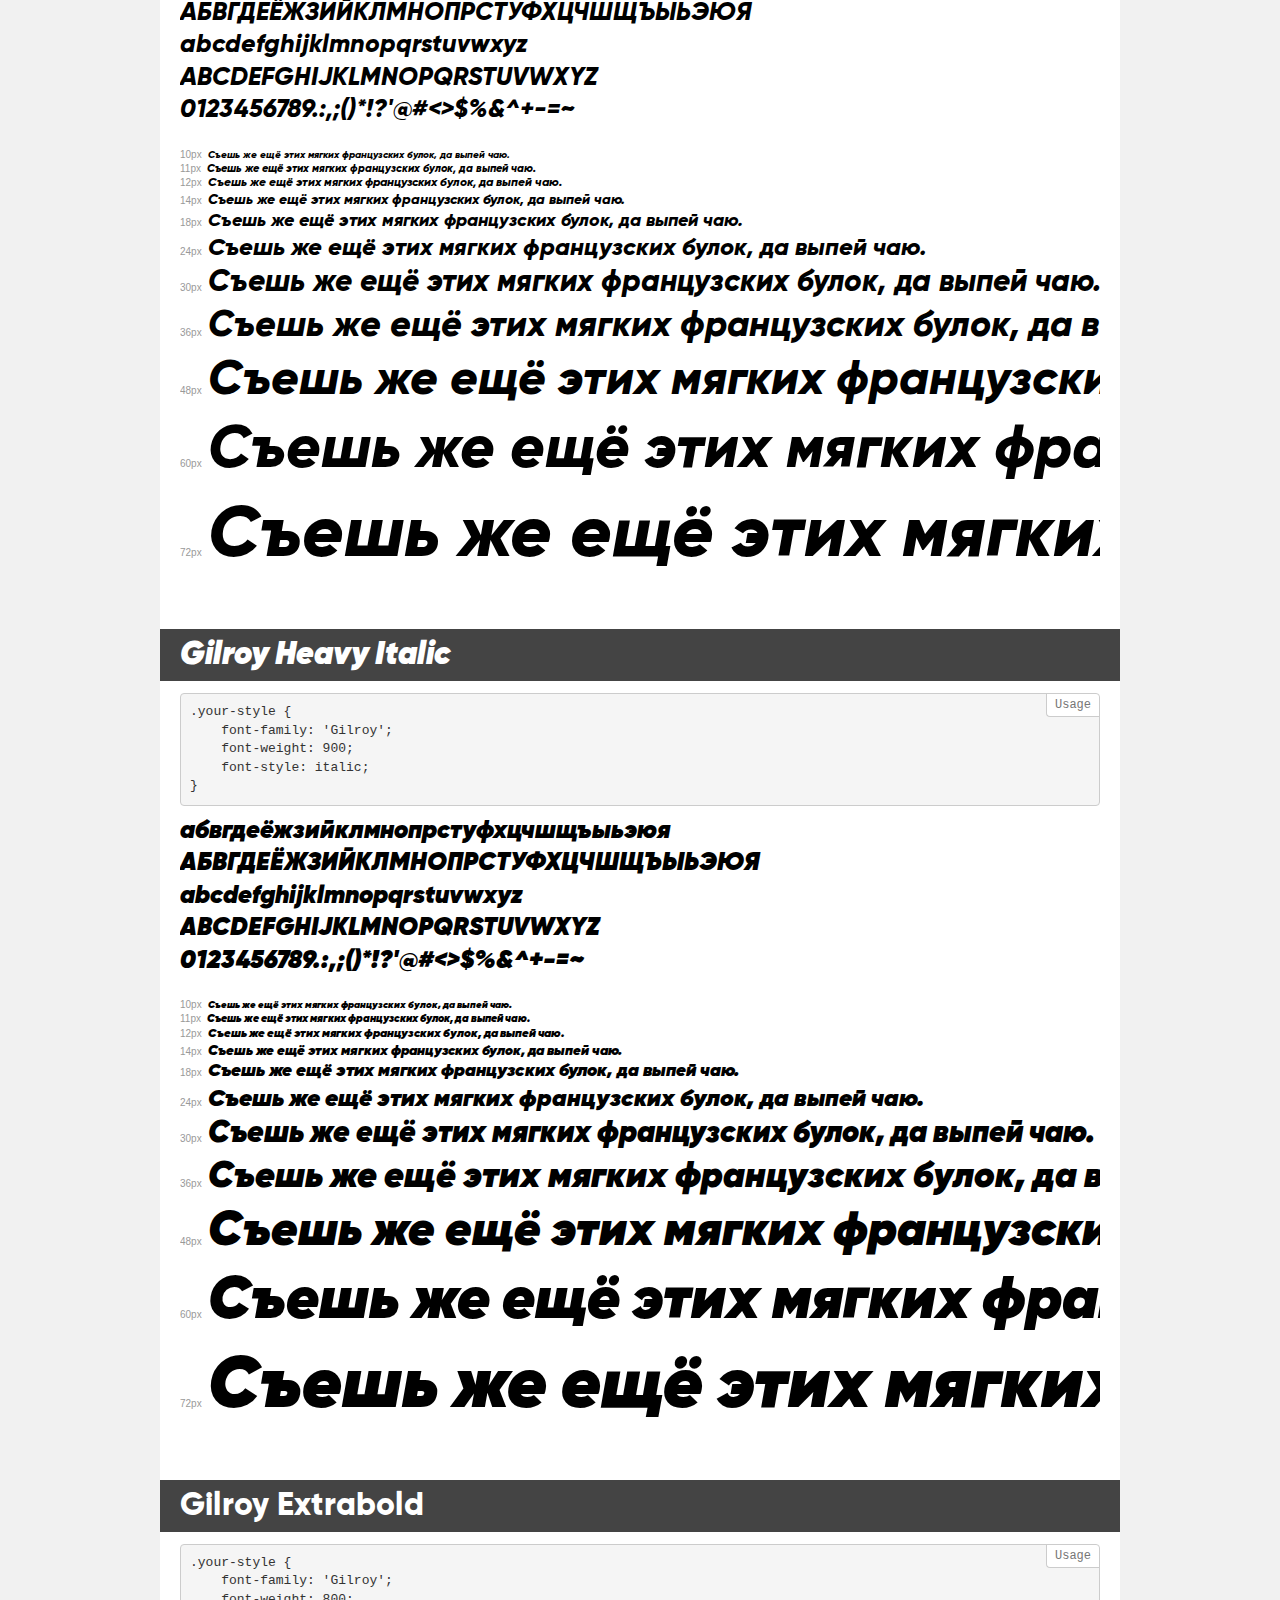
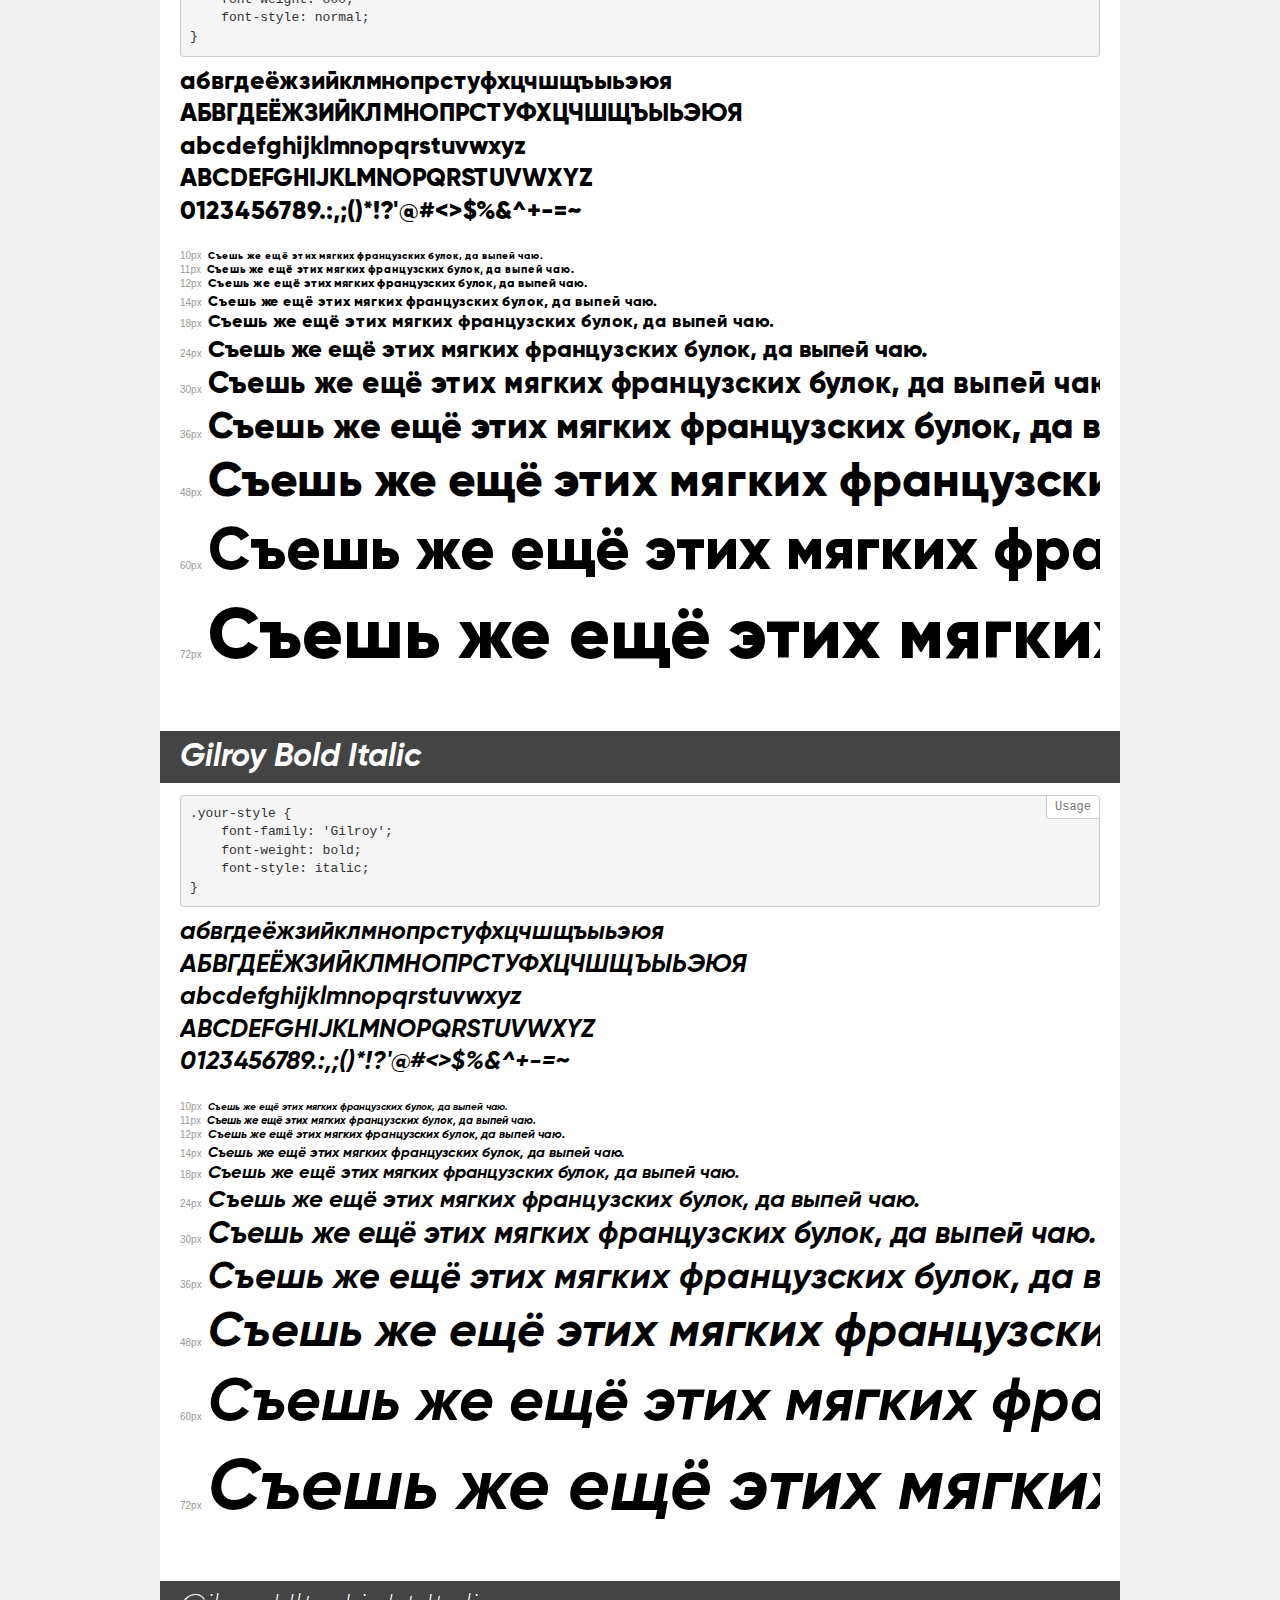
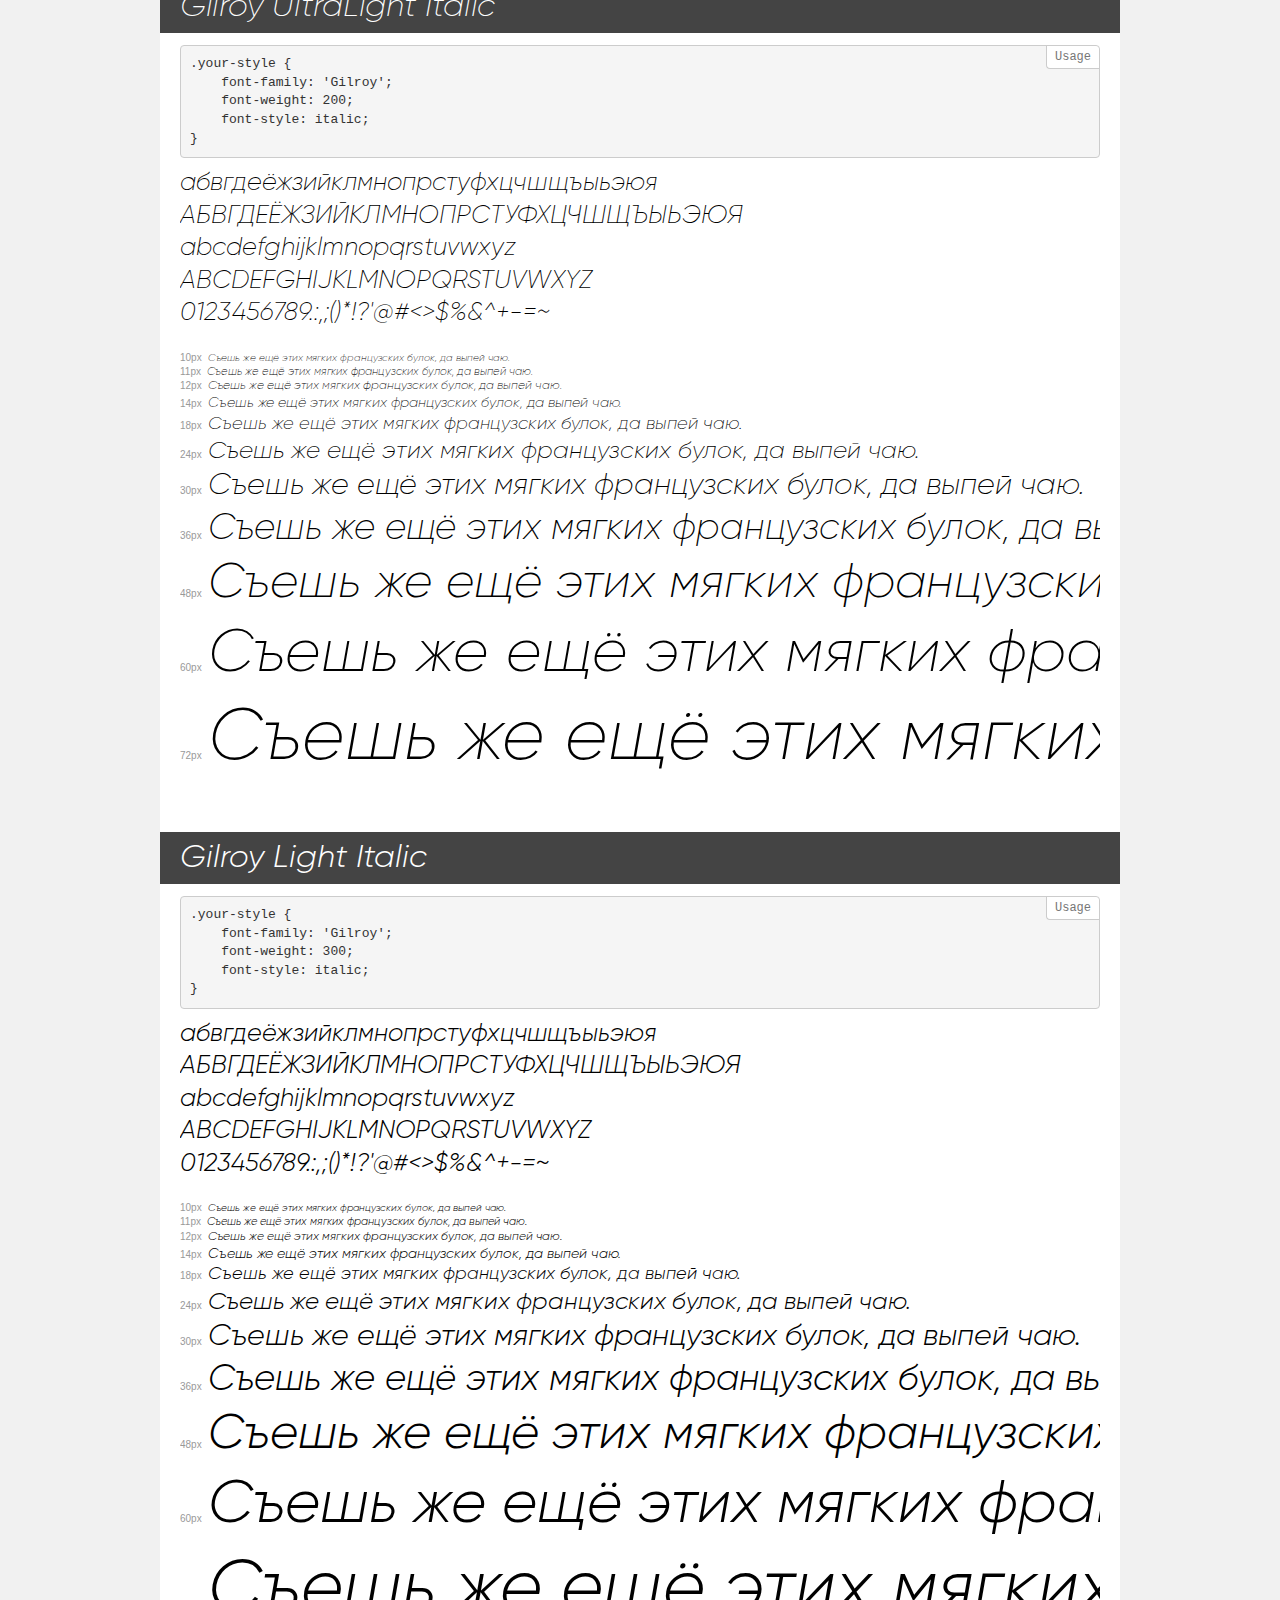
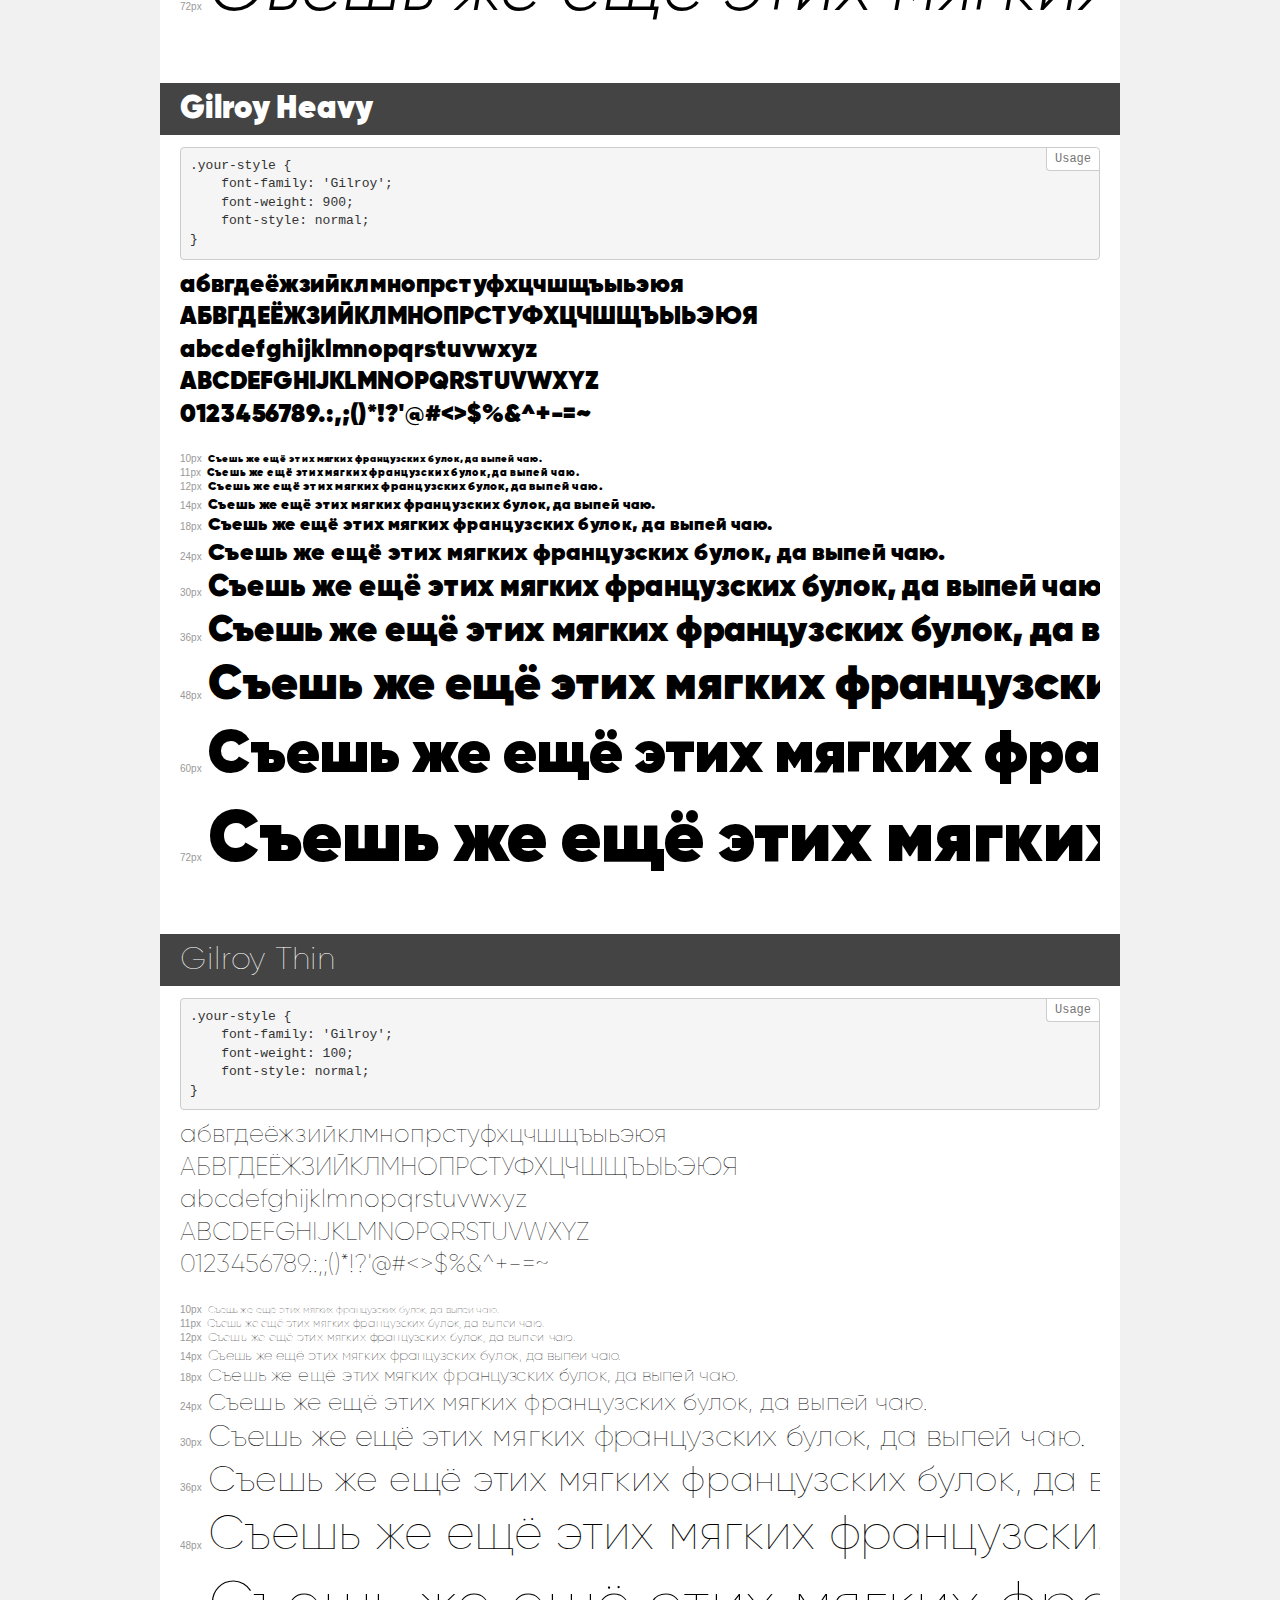
<file: fonts/demo.html>
<!DOCTYPE html>
<html>
<head>
    <meta charset="utf-8">
    <meta http-equiv="X-UA-Compatible" content="IE=edge">
    <meta name="viewport" content="width=device-width, initial-scale=1">
    <meta name="robots" content="noindex, noarchive">
    <meta name="format-detection" content="telephone=no">
    <title>Transfonter demo</title>
    <link href="stylesheet.css" rel="stylesheet">
    <style>
        /*
        http://meyerweb.com/eric/tools/css/reset/
        v2.0 | 20110126
        License: none (public domain)
        */
        html, body, div, span, applet, object, iframe,
        h1, h2, h3, h4, h5, h6, p, blockquote, pre,
        a, abbr, acronym, address, big, cite, code,
        del, dfn, em, img, ins, kbd, q, s, samp,
        small, strike, strong, sub, sup, tt, var,
        b, u, i, center,
        dl, dt, dd, ol, ul, li,
        fieldset, form, label, legend,
        table, caption, tbody, tfoot, thead, tr, th, td,
        article, aside, canvas, details, embed,
        figure, figcaption, footer, header, hgroup,
        menu, nav, output, ruby, section, summary,
        time, mark, audio, video {
            margin: 0;
            padding: 0;
            border: 0;
            font-size: 100%;
            font: inherit;
            vertical-align: baseline;
        }
        /* HTML5 display-role reset for older browsers */
        article, aside, details, figcaption, figure,
        footer, header, hgroup, menu, nav, section {
            display: block;
        }
        body {
            line-height: 1;
        }
        ol, ul {
            list-style: none;
        }
        blockquote, q {
            quotes: none;
        }
        blockquote:before, blockquote:after,
        q:before, q:after {
            content: '';
            content: none;
        }
        table {
            border-collapse: collapse;
            border-spacing: 0;
        }
        /* common styles */
        body {
            background: #f1f1f1;
            color: #000;
        }
        .page {
            background: #fff;
            width: 920px;
            margin: 0 auto;
            padding: 20px 20px 0 20px;
            overflow: hidden;
        }
        .font-container {
            overflow-x: auto;
            overflow-y: hidden;
            margin-bottom: 40px;
            line-height: 1.3;
            white-space: nowrap;
            padding-bottom: 5px;
        }
        h1 {
            position: relative;
            background: #444;
            font-size: 32px;
            color: #fff;
            padding: 10px 20px;
            margin: 0 -20px 12px -20px;
        }
        .letters {
            font-size: 25px;
            margin-bottom: 20px;
        }
        .s10:before {
            content: '10px';
        }
        .s11:before {
            content: '11px';
        }
        .s12:before {
            content: '12px';
        }
        .s14:before {
            content: '14px';
        }
        .s18:before {
            content: '18px';
        }
        .s24:before {
            content: '24px';
        }
        .s30:before {
            content: '30px';
        }
        .s36:before {
            content: '36px';
        }
        .s48:before {
            content: '48px';
        }
        .s60:before {
            content: '60px';
        }
        .s72:before {
            content: '72px';
        }
        .s10:before, .s11:before, .s12:before, .s14:before,
        .s18:before, .s24:before, .s30:before, .s36:before,
        .s48:before, .s60:before, .s72:before {
            font-family: Arial, sans-serif;
            font-size: 10px;
            font-weight: normal;
            font-style: normal;
            color: #999;
            padding-right: 6px;
        }
        pre {
            display: block;
            position: relative;
            padding: 9px;
            margin: 0 0 10px;
            font-family: Monaco, Menlo, Consolas, "Courier New", monospace !important;
            font-size: 13px;
            line-height: 1.428571429;
            color: #333;
            font-weight: normal !important;
            font-style: normal !important;
            background-color: #f5f5f5;
            border: 1px solid #ccc;
            overflow-x: auto;
            border-radius: 4px;
        }
        pre:after {
            display: block;
            position: absolute;
            right: 0;
            top: 0;
            content: 'Usage';
            line-height: 1;
            padding: 5px 8px;
            font-size: 12px;
            color: #767676;
            background-color: #fff;
            border: 1px solid #ccc;
            border-right: none;
            border-top: none;
            border-radius: 0 4px 0 4px;
            z-index: 10;
        }
        /* responsive */
        @media (max-width: 959px) {
            .page {
                width: auto;
                margin: 0;
            }
        }
    </style>
</head>
<body>
<div class="page">
    <div class="demo" style="font-family: 'Gilroy'; font-weight: normal; font-style: normal;">
        <h1>Gilroy Regular</h1>
        <pre>.your-style {
    font-family: 'Gilroy';
    font-weight: normal;
    font-style: normal;
}</pre>
        <div class="font-container">
            <p class="letters">
                абвгдеёжзийклмнопрстуфхцчшщъыьэюя<br>
АБВГДЕЁЖЗИЙКЛМНОПРСТУФХЦЧШЩЪЫЬЭЮЯ<br>
abcdefghijklmnopqrstuvwxyz<br>
ABCDEFGHIJKLMNOPQRSTUVWXYZ<br>
                0123456789.:,;()*!?'@#<>$%&^+-=~
            </p>
            <p class="s10" style="font-size: 10px;">Съешь же ещё этих мягких французских булок, да выпей чаю.</p>
            <p class="s11" style="font-size: 11px;">Съешь же ещё этих мягких французских булок, да выпей чаю.</p>
            <p class="s12" style="font-size: 12px;">Съешь же ещё этих мягких французских булок, да выпей чаю.</p>
            <p class="s14" style="font-size: 14px;">Съешь же ещё этих мягких французских булок, да выпей чаю.</p>
            <p class="s18" style="font-size: 18px;">Съешь же ещё этих мягких французских булок, да выпей чаю.</p>
            <p class="s24" style="font-size: 24px;">Съешь же ещё этих мягких французских булок, да выпей чаю.</p>
            <p class="s30" style="font-size: 30px;">Съешь же ещё этих мягких французских булок, да выпей чаю.</p>
            <p class="s36" style="font-size: 36px;">Съешь же ещё этих мягких французских булок, да выпей чаю.</p>
            <p class="s48" style="font-size: 48px;">Съешь же ещё этих мягких французских булок, да выпей чаю.</p>
            <p class="s60" style="font-size: 60px;">Съешь же ещё этих мягких французских булок, да выпей чаю.</p>
            <p class="s72" style="font-size: 72px;">Съешь же ещё этих мягких французских булок, да выпей чаю.</p>
        </div>
    </div>
    <div class="demo" style="font-family: 'Gilroy'; font-weight: 800; font-style: italic;">
        <h1>Gilroy Extrabold Italic</h1>
        <pre>.your-style {
    font-family: 'Gilroy';
    font-weight: 800;
    font-style: italic;
}</pre>
        <div class="font-container">
            <p class="letters">
                абвгдеёжзийклмнопрстуфхцчшщъыьэюя<br>
АБВГДЕЁЖЗИЙКЛМНОПРСТУФХЦЧШЩЪЫЬЭЮЯ<br>
abcdefghijklmnopqrstuvwxyz<br>
ABCDEFGHIJKLMNOPQRSTUVWXYZ<br>
                0123456789.:,;()*!?'@#<>$%&^+-=~
            </p>
            <p class="s10" style="font-size: 10px;">Съешь же ещё этих мягких французских булок, да выпей чаю.</p>
            <p class="s11" style="font-size: 11px;">Съешь же ещё этих мягких французских булок, да выпей чаю.</p>
            <p class="s12" style="font-size: 12px;">Съешь же ещё этих мягких французских булок, да выпей чаю.</p>
            <p class="s14" style="font-size: 14px;">Съешь же ещё этих мягких французских булок, да выпей чаю.</p>
            <p class="s18" style="font-size: 18px;">Съешь же ещё этих мягких французских булок, да выпей чаю.</p>
            <p class="s24" style="font-size: 24px;">Съешь же ещё этих мягких французских булок, да выпей чаю.</p>
            <p class="s30" style="font-size: 30px;">Съешь же ещё этих мягких французских булок, да выпей чаю.</p>
            <p class="s36" style="font-size: 36px;">Съешь же ещё этих мягких французских булок, да выпей чаю.</p>
            <p class="s48" style="font-size: 48px;">Съешь же ещё этих мягких французских булок, да выпей чаю.</p>
            <p class="s60" style="font-size: 60px;">Съешь же ещё этих мягких французских булок, да выпей чаю.</p>
            <p class="s72" style="font-size: 72px;">Съешь же ещё этих мягких французских булок, да выпей чаю.</p>
        </div>
    </div>
    <div class="demo" style="font-family: 'Gilroy'; font-weight: bold; font-style: normal;">
        <h1>Gilroy Bold</h1>
        <pre>.your-style {
    font-family: 'Gilroy';
    font-weight: bold;
    font-style: normal;
}</pre>
        <div class="font-container">
            <p class="letters">
                абвгдеёжзийклмнопрстуфхцчшщъыьэюя<br>
АБВГДЕЁЖЗИЙКЛМНОПРСТУФХЦЧШЩЪЫЬЭЮЯ<br>
abcdefghijklmnopqrstuvwxyz<br>
ABCDEFGHIJKLMNOPQRSTUVWXYZ<br>
                0123456789.:,;()*!?'@#<>$%&^+-=~
            </p>
            <p class="s10" style="font-size: 10px;">Съешь же ещё этих мягких французских булок, да выпей чаю.</p>
            <p class="s11" style="font-size: 11px;">Съешь же ещё этих мягких французских булок, да выпей чаю.</p>
            <p class="s12" style="font-size: 12px;">Съешь же ещё этих мягких французских булок, да выпей чаю.</p>
            <p class="s14" style="font-size: 14px;">Съешь же ещё этих мягких французских булок, да выпей чаю.</p>
            <p class="s18" style="font-size: 18px;">Съешь же ещё этих мягких французских булок, да выпей чаю.</p>
            <p class="s24" style="font-size: 24px;">Съешь же ещё этих мягких французских булок, да выпей чаю.</p>
            <p class="s30" style="font-size: 30px;">Съешь же ещё этих мягких французских булок, да выпей чаю.</p>
            <p class="s36" style="font-size: 36px;">Съешь же ещё этих мягких французских булок, да выпей чаю.</p>
            <p class="s48" style="font-size: 48px;">Съешь же ещё этих мягких французских булок, да выпей чаю.</p>
            <p class="s60" style="font-size: 60px;">Съешь же ещё этих мягких французских булок, да выпей чаю.</p>
            <p class="s72" style="font-size: 72px;">Съешь же ещё этих мягких французских булок, да выпей чаю.</p>
        </div>
    </div>
    <div class="demo" style="font-family: 'Gilroy'; font-weight: 900; font-style: normal;">
        <h1>Gilroy Black</h1>
        <pre>.your-style {
    font-family: 'Gilroy';
    font-weight: 900;
    font-style: normal;
}</pre>
        <div class="font-container">
            <p class="letters">
                абвгдеёжзийклмнопрстуфхцчшщъыьэюя<br>
АБВГДЕЁЖЗИЙКЛМНОПРСТУФХЦЧШЩЪЫЬЭЮЯ<br>
abcdefghijklmnopqrstuvwxyz<br>
ABCDEFGHIJKLMNOPQRSTUVWXYZ<br>
                0123456789.:,;()*!?'@#<>$%&^+-=~
            </p>
            <p class="s10" style="font-size: 10px;">Съешь же ещё этих мягких французских булок, да выпей чаю.</p>
            <p class="s11" style="font-size: 11px;">Съешь же ещё этих мягких французских булок, да выпей чаю.</p>
            <p class="s12" style="font-size: 12px;">Съешь же ещё этих мягких французских булок, да выпей чаю.</p>
            <p class="s14" style="font-size: 14px;">Съешь же ещё этих мягких французских булок, да выпей чаю.</p>
            <p class="s18" style="font-size: 18px;">Съешь же ещё этих мягких французских булок, да выпей чаю.</p>
            <p class="s24" style="font-size: 24px;">Съешь же ещё этих мягких французских булок, да выпей чаю.</p>
            <p class="s30" style="font-size: 30px;">Съешь же ещё этих мягких французских булок, да выпей чаю.</p>
            <p class="s36" style="font-size: 36px;">Съешь же ещё этих мягких французских булок, да выпей чаю.</p>
            <p class="s48" style="font-size: 48px;">Съешь же ещё этих мягких французских булок, да выпей чаю.</p>
            <p class="s60" style="font-size: 60px;">Съешь же ещё этих мягких французских булок, да выпей чаю.</p>
            <p class="s72" style="font-size: 72px;">Съешь же ещё этих мягких французских булок, да выпей чаю.</p>
        </div>
    </div>
    <div class="demo" style="font-family: 'Gilroy'; font-weight: 300; font-style: normal;">
        <h1>Gilroy Light</h1>
        <pre>.your-style {
    font-family: 'Gilroy';
    font-weight: 300;
    font-style: normal;
}</pre>
        <div class="font-container">
            <p class="letters">
                абвгдеёжзийклмнопрстуфхцчшщъыьэюя<br>
АБВГДЕЁЖЗИЙКЛМНОПРСТУФХЦЧШЩЪЫЬЭЮЯ<br>
abcdefghijklmnopqrstuvwxyz<br>
ABCDEFGHIJKLMNOPQRSTUVWXYZ<br>
                0123456789.:,;()*!?'@#<>$%&^+-=~
            </p>
            <p class="s10" style="font-size: 10px;">Съешь же ещё этих мягких французских булок, да выпей чаю.</p>
            <p class="s11" style="font-size: 11px;">Съешь же ещё этих мягких французских булок, да выпей чаю.</p>
            <p class="s12" style="font-size: 12px;">Съешь же ещё этих мягких французских булок, да выпей чаю.</p>
            <p class="s14" style="font-size: 14px;">Съешь же ещё этих мягких французских булок, да выпей чаю.</p>
            <p class="s18" style="font-size: 18px;">Съешь же ещё этих мягких французских булок, да выпей чаю.</p>
            <p class="s24" style="font-size: 24px;">Съешь же ещё этих мягких французских булок, да выпей чаю.</p>
            <p class="s30" style="font-size: 30px;">Съешь же ещё этих мягких французских булок, да выпей чаю.</p>
            <p class="s36" style="font-size: 36px;">Съешь же ещё этих мягких французских булок, да выпей чаю.</p>
            <p class="s48" style="font-size: 48px;">Съешь же ещё этих мягких французских булок, да выпей чаю.</p>
            <p class="s60" style="font-size: 60px;">Съешь же ещё этих мягких французских булок, да выпей чаю.</p>
            <p class="s72" style="font-size: 72px;">Съешь же ещё этих мягких французских булок, да выпей чаю.</p>
        </div>
    </div>
    <div class="demo" style="font-family: 'Gilroy'; font-weight: 600; font-style: normal;">
        <h1>Gilroy Semibold</h1>
        <pre>.your-style {
    font-family: 'Gilroy';
    font-weight: 600;
    font-style: normal;
}</pre>
        <div class="font-container">
            <p class="letters">
                абвгдеёжзийклмнопрстуфхцчшщъыьэюя<br>
АБВГДЕЁЖЗИЙКЛМНОПРСТУФХЦЧШЩЪЫЬЭЮЯ<br>
abcdefghijklmnopqrstuvwxyz<br>
ABCDEFGHIJKLMNOPQRSTUVWXYZ<br>
                0123456789.:,;()*!?'@#<>$%&^+-=~
            </p>
            <p class="s10" style="font-size: 10px;">Съешь же ещё этих мягких французских булок, да выпей чаю.</p>
            <p class="s11" style="font-size: 11px;">Съешь же ещё этих мягких французских булок, да выпей чаю.</p>
            <p class="s12" style="font-size: 12px;">Съешь же ещё этих мягких французских булок, да выпей чаю.</p>
            <p class="s14" style="font-size: 14px;">Съешь же ещё этих мягких французских булок, да выпей чаю.</p>
            <p class="s18" style="font-size: 18px;">Съешь же ещё этих мягких французских булок, да выпей чаю.</p>
            <p class="s24" style="font-size: 24px;">Съешь же ещё этих мягких французских булок, да выпей чаю.</p>
            <p class="s30" style="font-size: 30px;">Съешь же ещё этих мягких французских булок, да выпей чаю.</p>
            <p class="s36" style="font-size: 36px;">Съешь же ещё этих мягких французских булок, да выпей чаю.</p>
            <p class="s48" style="font-size: 48px;">Съешь же ещё этих мягких французских булок, да выпей чаю.</p>
            <p class="s60" style="font-size: 60px;">Съешь же ещё этих мягких французских булок, да выпей чаю.</p>
            <p class="s72" style="font-size: 72px;">Съешь же ещё этих мягких французских булок, да выпей чаю.</p>
        </div>
    </div>
    <div class="demo" style="font-family: 'Gilroy'; font-weight: 500; font-style: normal;">
        <h1>Gilroy Medium</h1>
        <pre>.your-style {
    font-family: 'Gilroy';
    font-weight: 500;
    font-style: normal;
}</pre>
        <div class="font-container">
            <p class="letters">
                абвгдеёжзийклмнопрстуфхцчшщъыьэюя<br>
АБВГДЕЁЖЗИЙКЛМНОПРСТУФХЦЧШЩЪЫЬЭЮЯ<br>
abcdefghijklmnopqrstuvwxyz<br>
ABCDEFGHIJKLMNOPQRSTUVWXYZ<br>
                0123456789.:,;()*!?'@#<>$%&^+-=~
            </p>
            <p class="s10" style="font-size: 10px;">Съешь же ещё этих мягких французских булок, да выпей чаю.</p>
            <p class="s11" style="font-size: 11px;">Съешь же ещё этих мягких французских булок, да выпей чаю.</p>
            <p class="s12" style="font-size: 12px;">Съешь же ещё этих мягких французских булок, да выпей чаю.</p>
            <p class="s14" style="font-size: 14px;">Съешь же ещё этих мягких французских булок, да выпей чаю.</p>
            <p class="s18" style="font-size: 18px;">Съешь же ещё этих мягких французских булок, да выпей чаю.</p>
            <p class="s24" style="font-size: 24px;">Съешь же ещё этих мягких французских булок, да выпей чаю.</p>
            <p class="s30" style="font-size: 30px;">Съешь же ещё этих мягких французских булок, да выпей чаю.</p>
            <p class="s36" style="font-size: 36px;">Съешь же ещё этих мягких французских булок, да выпей чаю.</p>
            <p class="s48" style="font-size: 48px;">Съешь же ещё этих мягких французских булок, да выпей чаю.</p>
            <p class="s60" style="font-size: 60px;">Съешь же ещё этих мягких французских булок, да выпей чаю.</p>
            <p class="s72" style="font-size: 72px;">Съешь же ещё этих мягких французских булок, да выпей чаю.</p>
        </div>
    </div>
    <div class="demo" style="font-family: 'Gilroy'; font-weight: 500; font-style: italic;">
        <h1>Gilroy Medium Italic</h1>
        <pre>.your-style {
    font-family: 'Gilroy';
    font-weight: 500;
    font-style: italic;
}</pre>
        <div class="font-container">
            <p class="letters">
                абвгдеёжзийклмнопрстуфхцчшщъыьэюя<br>
АБВГДЕЁЖЗИЙКЛМНОПРСТУФХЦЧШЩЪЫЬЭЮЯ<br>
abcdefghijklmnopqrstuvwxyz<br>
ABCDEFGHIJKLMNOPQRSTUVWXYZ<br>
                0123456789.:,;()*!?'@#<>$%&^+-=~
            </p>
            <p class="s10" style="font-size: 10px;">Съешь же ещё этих мягких французских булок, да выпей чаю.</p>
            <p class="s11" style="font-size: 11px;">Съешь же ещё этих мягких французских булок, да выпей чаю.</p>
            <p class="s12" style="font-size: 12px;">Съешь же ещё этих мягких французских булок, да выпей чаю.</p>
            <p class="s14" style="font-size: 14px;">Съешь же ещё этих мягких французских булок, да выпей чаю.</p>
            <p class="s18" style="font-size: 18px;">Съешь же ещё этих мягких французских булок, да выпей чаю.</p>
            <p class="s24" style="font-size: 24px;">Съешь же ещё этих мягких французских булок, да выпей чаю.</p>
            <p class="s30" style="font-size: 30px;">Съешь же ещё этих мягких французских булок, да выпей чаю.</p>
            <p class="s36" style="font-size: 36px;">Съешь же ещё этих мягких французских булок, да выпей чаю.</p>
            <p class="s48" style="font-size: 48px;">Съешь же ещё этих мягких французских булок, да выпей чаю.</p>
            <p class="s60" style="font-size: 60px;">Съешь же ещё этих мягких французских булок, да выпей чаю.</p>
            <p class="s72" style="font-size: 72px;">Съешь же ещё этих мягких французских булок, да выпей чаю.</p>
        </div>
    </div>
    <div class="demo" style="font-family: 'Gilroy'; font-weight: 900; font-style: italic;">
        <h1>Gilroy Black Italic</h1>
        <pre>.your-style {
    font-family: 'Gilroy';
    font-weight: 900;
    font-style: italic;
}</pre>
        <div class="font-container">
            <p class="letters">
                абвгдеёжзийклмнопрстуфхцчшщъыьэюя<br>
АБВГДЕЁЖЗИЙКЛМНОПРСТУФХЦЧШЩЪЫЬЭЮЯ<br>
abcdefghijklmnopqrstuvwxyz<br>
ABCDEFGHIJKLMNOPQRSTUVWXYZ<br>
                0123456789.:,;()*!?'@#<>$%&^+-=~
            </p>
            <p class="s10" style="font-size: 10px;">Съешь же ещё этих мягких французских булок, да выпей чаю.</p>
            <p class="s11" style="font-size: 11px;">Съешь же ещё этих мягких французских булок, да выпей чаю.</p>
            <p class="s12" style="font-size: 12px;">Съешь же ещё этих мягких французских булок, да выпей чаю.</p>
            <p class="s14" style="font-size: 14px;">Съешь же ещё этих мягких французских булок, да выпей чаю.</p>
            <p class="s18" style="font-size: 18px;">Съешь же ещё этих мягких французских булок, да выпей чаю.</p>
            <p class="s24" style="font-size: 24px;">Съешь же ещё этих мягких французских булок, да выпей чаю.</p>
            <p class="s30" style="font-size: 30px;">Съешь же ещё этих мягких французских булок, да выпей чаю.</p>
            <p class="s36" style="font-size: 36px;">Съешь же ещё этих мягких французских булок, да выпей чаю.</p>
            <p class="s48" style="font-size: 48px;">Съешь же ещё этих мягких французских булок, да выпей чаю.</p>
            <p class="s60" style="font-size: 60px;">Съешь же ещё этих мягких французских булок, да выпей чаю.</p>
            <p class="s72" style="font-size: 72px;">Съешь же ещё этих мягких французских булок, да выпей чаю.</p>
        </div>
    </div>
    <div class="demo" style="font-family: 'Gilroy'; font-weight: 200; font-style: normal;">
        <h1>Gilroy UltraLight</h1>
        <pre>.your-style {
    font-family: 'Gilroy';
    font-weight: 200;
    font-style: normal;
}</pre>
        <div class="font-container">
            <p class="letters">
                абвгдеёжзийклмнопрстуфхцчшщъыьэюя<br>
АБВГДЕЁЖЗИЙКЛМНОПРСТУФХЦЧШЩЪЫЬЭЮЯ<br>
abcdefghijklmnopqrstuvwxyz<br>
ABCDEFGHIJKLMNOPQRSTUVWXYZ<br>
                0123456789.:,;()*!?'@#<>$%&^+-=~
            </p>
            <p class="s10" style="font-size: 10px;">Съешь же ещё этих мягких французских булок, да выпей чаю.</p>
            <p class="s11" style="font-size: 11px;">Съешь же ещё этих мягких французских булок, да выпей чаю.</p>
            <p class="s12" style="font-size: 12px;">Съешь же ещё этих мягких французских булок, да выпей чаю.</p>
            <p class="s14" style="font-size: 14px;">Съешь же ещё этих мягких французских булок, да выпей чаю.</p>
            <p class="s18" style="font-size: 18px;">Съешь же ещё этих мягких французских булок, да выпей чаю.</p>
            <p class="s24" style="font-size: 24px;">Съешь же ещё этих мягких французских булок, да выпей чаю.</p>
            <p class="s30" style="font-size: 30px;">Съешь же ещё этих мягких французских булок, да выпей чаю.</p>
            <p class="s36" style="font-size: 36px;">Съешь же ещё этих мягких французских булок, да выпей чаю.</p>
            <p class="s48" style="font-size: 48px;">Съешь же ещё этих мягких французских булок, да выпей чаю.</p>
            <p class="s60" style="font-size: 60px;">Съешь же ещё этих мягких французских булок, да выпей чаю.</p>
            <p class="s72" style="font-size: 72px;">Съешь же ещё этих мягких французских булок, да выпей чаю.</p>
        </div>
    </div>
    <div class="demo" style="font-family: 'Gilroy'; font-weight: normal; font-style: italic;">
        <h1>Gilroy Regular Italic</h1>
        <pre>.your-style {
    font-family: 'Gilroy';
    font-weight: normal;
    font-style: italic;
}</pre>
        <div class="font-container">
            <p class="letters">
                абвгдеёжзийклмнопрстуфхцчшщъыьэюя<br>
АБВГДЕЁЖЗИЙКЛМНОПРСТУФХЦЧШЩЪЫЬЭЮЯ<br>
abcdefghijklmnopqrstuvwxyz<br>
ABCDEFGHIJKLMNOPQRSTUVWXYZ<br>
                0123456789.:,;()*!?'@#<>$%&^+-=~
            </p>
            <p class="s10" style="font-size: 10px;">Съешь же ещё этих мягких французских булок, да выпей чаю.</p>
            <p class="s11" style="font-size: 11px;">Съешь же ещё этих мягких французских булок, да выпей чаю.</p>
            <p class="s12" style="font-size: 12px;">Съешь же ещё этих мягких французских булок, да выпей чаю.</p>
            <p class="s14" style="font-size: 14px;">Съешь же ещё этих мягких французских булок, да выпей чаю.</p>
            <p class="s18" style="font-size: 18px;">Съешь же ещё этих мягких французских булок, да выпей чаю.</p>
            <p class="s24" style="font-size: 24px;">Съешь же ещё этих мягких французских булок, да выпей чаю.</p>
            <p class="s30" style="font-size: 30px;">Съешь же ещё этих мягких французских булок, да выпей чаю.</p>
            <p class="s36" style="font-size: 36px;">Съешь же ещё этих мягких французских булок, да выпей чаю.</p>
            <p class="s48" style="font-size: 48px;">Съешь же ещё этих мягких французских булок, да выпей чаю.</p>
            <p class="s60" style="font-size: 60px;">Съешь же ещё этих мягких французских булок, да выпей чаю.</p>
            <p class="s72" style="font-size: 72px;">Съешь же ещё этих мягких французских булок, да выпей чаю.</p>
        </div>
    </div>
    <div class="demo" style="font-family: 'Gilroy'; font-weight: 600; font-style: italic;">
        <h1>Gilroy Semibold Italic</h1>
        <pre>.your-style {
    font-family: 'Gilroy';
    font-weight: 600;
    font-style: italic;
}</pre>
        <div class="font-container">
            <p class="letters">
                абвгдеёжзийклмнопрстуфхцчшщъыьэюя<br>
АБВГДЕЁЖЗИЙКЛМНОПРСТУФХЦЧШЩЪЫЬЭЮЯ<br>
abcdefghijklmnopqrstuvwxyz<br>
ABCDEFGHIJKLMNOPQRSTUVWXYZ<br>
                0123456789.:,;()*!?'@#<>$%&^+-=~
            </p>
            <p class="s10" style="font-size: 10px;">Съешь же ещё этих мягких французских булок, да выпей чаю.</p>
            <p class="s11" style="font-size: 11px;">Съешь же ещё этих мягких французских булок, да выпей чаю.</p>
            <p class="s12" style="font-size: 12px;">Съешь же ещё этих мягких французских булок, да выпей чаю.</p>
            <p class="s14" style="font-size: 14px;">Съешь же ещё этих мягких французских булок, да выпей чаю.</p>
            <p class="s18" style="font-size: 18px;">Съешь же ещё этих мягких французских булок, да выпей чаю.</p>
            <p class="s24" style="font-size: 24px;">Съешь же ещё этих мягких французских булок, да выпей чаю.</p>
            <p class="s30" style="font-size: 30px;">Съешь же ещё этих мягких французских булок, да выпей чаю.</p>
            <p class="s36" style="font-size: 36px;">Съешь же ещё этих мягких французских булок, да выпей чаю.</p>
            <p class="s48" style="font-size: 48px;">Съешь же ещё этих мягких французских булок, да выпей чаю.</p>
            <p class="s60" style="font-size: 60px;">Съешь же ещё этих мягких французских булок, да выпей чаю.</p>
            <p class="s72" style="font-size: 72px;">Съешь же ещё этих мягких французских булок, да выпей чаю.</p>
        </div>
    </div>
    <div class="demo" style="font-family: 'Gilroy'; font-weight: 900; font-style: italic;">
        <h1>Gilroy Heavy Italic</h1>
        <pre>.your-style {
    font-family: 'Gilroy';
    font-weight: 900;
    font-style: italic;
}</pre>
        <div class="font-container">
            <p class="letters">
                абвгдеёжзийклмнопрстуфхцчшщъыьэюя<br>
АБВГДЕЁЖЗИЙКЛМНОПРСТУФХЦЧШЩЪЫЬЭЮЯ<br>
abcdefghijklmnopqrstuvwxyz<br>
ABCDEFGHIJKLMNOPQRSTUVWXYZ<br>
                0123456789.:,;()*!?'@#<>$%&^+-=~
            </p>
            <p class="s10" style="font-size: 10px;">Съешь же ещё этих мягких французских булок, да выпей чаю.</p>
            <p class="s11" style="font-size: 11px;">Съешь же ещё этих мягких французских булок, да выпей чаю.</p>
            <p class="s12" style="font-size: 12px;">Съешь же ещё этих мягких французских булок, да выпей чаю.</p>
            <p class="s14" style="font-size: 14px;">Съешь же ещё этих мягких французских булок, да выпей чаю.</p>
            <p class="s18" style="font-size: 18px;">Съешь же ещё этих мягких французских булок, да выпей чаю.</p>
            <p class="s24" style="font-size: 24px;">Съешь же ещё этих мягких французских булок, да выпей чаю.</p>
            <p class="s30" style="font-size: 30px;">Съешь же ещё этих мягких французских булок, да выпей чаю.</p>
            <p class="s36" style="font-size: 36px;">Съешь же ещё этих мягких французских булок, да выпей чаю.</p>
            <p class="s48" style="font-size: 48px;">Съешь же ещё этих мягких французских булок, да выпей чаю.</p>
            <p class="s60" style="font-size: 60px;">Съешь же ещё этих мягких французских булок, да выпей чаю.</p>
            <p class="s72" style="font-size: 72px;">Съешь же ещё этих мягких французских булок, да выпей чаю.</p>
        </div>
    </div>
    <div class="demo" style="font-family: 'Gilroy'; font-weight: 800; font-style: normal;">
        <h1>Gilroy Extrabold</h1>
        <pre>.your-style {
    font-family: 'Gilroy';
    font-weight: 800;
    font-style: normal;
}</pre>
        <div class="font-container">
            <p class="letters">
                абвгдеёжзийклмнопрстуфхцчшщъыьэюя<br>
АБВГДЕЁЖЗИЙКЛМНОПРСТУФХЦЧШЩЪЫЬЭЮЯ<br>
abcdefghijklmnopqrstuvwxyz<br>
ABCDEFGHIJKLMNOPQRSTUVWXYZ<br>
                0123456789.:,;()*!?'@#<>$%&^+-=~
            </p>
            <p class="s10" style="font-size: 10px;">Съешь же ещё этих мягких французских булок, да выпей чаю.</p>
            <p class="s11" style="font-size: 11px;">Съешь же ещё этих мягких французских булок, да выпей чаю.</p>
            <p class="s12" style="font-size: 12px;">Съешь же ещё этих мягких французских булок, да выпей чаю.</p>
            <p class="s14" style="font-size: 14px;">Съешь же ещё этих мягких французских булок, да выпей чаю.</p>
            <p class="s18" style="font-size: 18px;">Съешь же ещё этих мягких французских булок, да выпей чаю.</p>
            <p class="s24" style="font-size: 24px;">Съешь же ещё этих мягких французских булок, да выпей чаю.</p>
            <p class="s30" style="font-size: 30px;">Съешь же ещё этих мягких французских булок, да выпей чаю.</p>
            <p class="s36" style="font-size: 36px;">Съешь же ещё этих мягких французских булок, да выпей чаю.</p>
            <p class="s48" style="font-size: 48px;">Съешь же ещё этих мягких французских булок, да выпей чаю.</p>
            <p class="s60" style="font-size: 60px;">Съешь же ещё этих мягких французских булок, да выпей чаю.</p>
            <p class="s72" style="font-size: 72px;">Съешь же ещё этих мягких французских булок, да выпей чаю.</p>
        </div>
    </div>
    <div class="demo" style="font-family: 'Gilroy'; font-weight: bold; font-style: italic;">
        <h1>Gilroy Bold Italic</h1>
        <pre>.your-style {
    font-family: 'Gilroy';
    font-weight: bold;
    font-style: italic;
}</pre>
        <div class="font-container">
            <p class="letters">
                абвгдеёжзийклмнопрстуфхцчшщъыьэюя<br>
АБВГДЕЁЖЗИЙКЛМНОПРСТУФХЦЧШЩЪЫЬЭЮЯ<br>
abcdefghijklmnopqrstuvwxyz<br>
ABCDEFGHIJKLMNOPQRSTUVWXYZ<br>
                0123456789.:,;()*!?'@#<>$%&^+-=~
            </p>
            <p class="s10" style="font-size: 10px;">Съешь же ещё этих мягких французских булок, да выпей чаю.</p>
            <p class="s11" style="font-size: 11px;">Съешь же ещё этих мягких французских булок, да выпей чаю.</p>
            <p class="s12" style="font-size: 12px;">Съешь же ещё этих мягких французских булок, да выпей чаю.</p>
            <p class="s14" style="font-size: 14px;">Съешь же ещё этих мягких французских булок, да выпей чаю.</p>
            <p class="s18" style="font-size: 18px;">Съешь же ещё этих мягких французских булок, да выпей чаю.</p>
            <p class="s24" style="font-size: 24px;">Съешь же ещё этих мягких французских булок, да выпей чаю.</p>
            <p class="s30" style="font-size: 30px;">Съешь же ещё этих мягких французских булок, да выпей чаю.</p>
            <p class="s36" style="font-size: 36px;">Съешь же ещё этих мягких французских булок, да выпей чаю.</p>
            <p class="s48" style="font-size: 48px;">Съешь же ещё этих мягких французских булок, да выпей чаю.</p>
            <p class="s60" style="font-size: 60px;">Съешь же ещё этих мягких французских булок, да выпей чаю.</p>
            <p class="s72" style="font-size: 72px;">Съешь же ещё этих мягких французских булок, да выпей чаю.</p>
        </div>
    </div>
    <div class="demo" style="font-family: 'Gilroy'; font-weight: 200; font-style: italic;">
        <h1>Gilroy UltraLight Italic</h1>
        <pre>.your-style {
    font-family: 'Gilroy';
    font-weight: 200;
    font-style: italic;
}</pre>
        <div class="font-container">
            <p class="letters">
                абвгдеёжзийклмнопрстуфхцчшщъыьэюя<br>
АБВГДЕЁЖЗИЙКЛМНОПРСТУФХЦЧШЩЪЫЬЭЮЯ<br>
abcdefghijklmnopqrstuvwxyz<br>
ABCDEFGHIJKLMNOPQRSTUVWXYZ<br>
                0123456789.:,;()*!?'@#<>$%&^+-=~
            </p>
            <p class="s10" style="font-size: 10px;">Съешь же ещё этих мягких французских булок, да выпей чаю.</p>
            <p class="s11" style="font-size: 11px;">Съешь же ещё этих мягких французских булок, да выпей чаю.</p>
            <p class="s12" style="font-size: 12px;">Съешь же ещё этих мягких французских булок, да выпей чаю.</p>
            <p class="s14" style="font-size: 14px;">Съешь же ещё этих мягких французских булок, да выпей чаю.</p>
            <p class="s18" style="font-size: 18px;">Съешь же ещё этих мягких французских булок, да выпей чаю.</p>
            <p class="s24" style="font-size: 24px;">Съешь же ещё этих мягких французских булок, да выпей чаю.</p>
            <p class="s30" style="font-size: 30px;">Съешь же ещё этих мягких французских булок, да выпей чаю.</p>
            <p class="s36" style="font-size: 36px;">Съешь же ещё этих мягких французских булок, да выпей чаю.</p>
            <p class="s48" style="font-size: 48px;">Съешь же ещё этих мягких французских булок, да выпей чаю.</p>
            <p class="s60" style="font-size: 60px;">Съешь же ещё этих мягких французских булок, да выпей чаю.</p>
            <p class="s72" style="font-size: 72px;">Съешь же ещё этих мягких французских булок, да выпей чаю.</p>
        </div>
    </div>
    <div class="demo" style="font-family: 'Gilroy'; font-weight: 300; font-style: italic;">
        <h1>Gilroy Light Italic</h1>
        <pre>.your-style {
    font-family: 'Gilroy';
    font-weight: 300;
    font-style: italic;
}</pre>
        <div class="font-container">
            <p class="letters">
                абвгдеёжзийклмнопрстуфхцчшщъыьэюя<br>
АБВГДЕЁЖЗИЙКЛМНОПРСТУФХЦЧШЩЪЫЬЭЮЯ<br>
abcdefghijklmnopqrstuvwxyz<br>
ABCDEFGHIJKLMNOPQRSTUVWXYZ<br>
                0123456789.:,;()*!?'@#<>$%&^+-=~
            </p>
            <p class="s10" style="font-size: 10px;">Съешь же ещё этих мягких французских булок, да выпей чаю.</p>
            <p class="s11" style="font-size: 11px;">Съешь же ещё этих мягких французских булок, да выпей чаю.</p>
            <p class="s12" style="font-size: 12px;">Съешь же ещё этих мягких французских булок, да выпей чаю.</p>
            <p class="s14" style="font-size: 14px;">Съешь же ещё этих мягких французских булок, да выпей чаю.</p>
            <p class="s18" style="font-size: 18px;">Съешь же ещё этих мягких французских булок, да выпей чаю.</p>
            <p class="s24" style="font-size: 24px;">Съешь же ещё этих мягких французских булок, да выпей чаю.</p>
            <p class="s30" style="font-size: 30px;">Съешь же ещё этих мягких французских булок, да выпей чаю.</p>
            <p class="s36" style="font-size: 36px;">Съешь же ещё этих мягких французских булок, да выпей чаю.</p>
            <p class="s48" style="font-size: 48px;">Съешь же ещё этих мягких французских булок, да выпей чаю.</p>
            <p class="s60" style="font-size: 60px;">Съешь же ещё этих мягких французских булок, да выпей чаю.</p>
            <p class="s72" style="font-size: 72px;">Съешь же ещё этих мягких французских булок, да выпей чаю.</p>
        </div>
    </div>
    <div class="demo" style="font-family: 'Gilroy'; font-weight: 900; font-style: normal;">
        <h1>Gilroy Heavy</h1>
        <pre>.your-style {
    font-family: 'Gilroy';
    font-weight: 900;
    font-style: normal;
}</pre>
        <div class="font-container">
            <p class="letters">
                абвгдеёжзийклмнопрстуфхцчшщъыьэюя<br>
АБВГДЕЁЖЗИЙКЛМНОПРСТУФХЦЧШЩЪЫЬЭЮЯ<br>
abcdefghijklmnopqrstuvwxyz<br>
ABCDEFGHIJKLMNOPQRSTUVWXYZ<br>
                0123456789.:,;()*!?'@#<>$%&^+-=~
            </p>
            <p class="s10" style="font-size: 10px;">Съешь же ещё этих мягких французских булок, да выпей чаю.</p>
            <p class="s11" style="font-size: 11px;">Съешь же ещё этих мягких французских булок, да выпей чаю.</p>
            <p class="s12" style="font-size: 12px;">Съешь же ещё этих мягких французских булок, да выпей чаю.</p>
            <p class="s14" style="font-size: 14px;">Съешь же ещё этих мягких французских булок, да выпей чаю.</p>
            <p class="s18" style="font-size: 18px;">Съешь же ещё этих мягких французских булок, да выпей чаю.</p>
            <p class="s24" style="font-size: 24px;">Съешь же ещё этих мягких французских булок, да выпей чаю.</p>
            <p class="s30" style="font-size: 30px;">Съешь же ещё этих мягких французских булок, да выпей чаю.</p>
            <p class="s36" style="font-size: 36px;">Съешь же ещё этих мягких французских булок, да выпей чаю.</p>
            <p class="s48" style="font-size: 48px;">Съешь же ещё этих мягких французских булок, да выпей чаю.</p>
            <p class="s60" style="font-size: 60px;">Съешь же ещё этих мягких французских булок, да выпей чаю.</p>
            <p class="s72" style="font-size: 72px;">Съешь же ещё этих мягких французских булок, да выпей чаю.</p>
        </div>
    </div>
    <div class="demo" style="font-family: 'Gilroy'; font-weight: 100; font-style: normal;">
        <h1>Gilroy Thin</h1>
        <pre>.your-style {
    font-family: 'Gilroy';
    font-weight: 100;
    font-style: normal;
}</pre>
        <div class="font-container">
            <p class="letters">
                абвгдеёжзийклмнопрстуфхцчшщъыьэюя<br>
АБВГДЕЁЖЗИЙКЛМНОПРСТУФХЦЧШЩЪЫЬЭЮЯ<br>
abcdefghijklmnopqrstuvwxyz<br>
ABCDEFGHIJKLMNOPQRSTUVWXYZ<br>
                0123456789.:,;()*!?'@#<>$%&^+-=~
            </p>
            <p class="s10" style="font-size: 10px;">Съешь же ещё этих мягких французских булок, да выпей чаю.</p>
            <p class="s11" style="font-size: 11px;">Съешь же ещё этих мягких французских булок, да выпей чаю.</p>
            <p class="s12" style="font-size: 12px;">Съешь же ещё этих мягких французских булок, да выпей чаю.</p>
            <p class="s14" style="font-size: 14px;">Съешь же ещё этих мягких французских булок, да выпей чаю.</p>
            <p class="s18" style="font-size: 18px;">Съешь же ещё этих мягких французских булок, да выпей чаю.</p>
            <p class="s24" style="font-size: 24px;">Съешь же ещё этих мягких французских булок, да выпей чаю.</p>
            <p class="s30" style="font-size: 30px;">Съешь же ещё этих мягких французских булок, да выпей чаю.</p>
            <p class="s36" style="font-size: 36px;">Съешь же ещё этих мягких французских булок, да выпей чаю.</p>
            <p class="s48" style="font-size: 48px;">Съешь же ещё этих мягких французских булок, да выпей чаю.</p>
            <p class="s60" style="font-size: 60px;">Съешь же ещё этих мягких французских булок, да выпей чаю.</p>
            <p class="s72" style="font-size: 72px;">Съешь же ещё этих мягких французских булок, да выпей чаю.</p>
        </div>
    </div>
    <div class="demo" style="font-family: 'Gilroy'; font-weight: 100; font-style: italic;">
        <h1>Gilroy Thin Italic</h1>
        <pre>.your-style {
    font-family: 'Gilroy';
    font-weight: 100;
    font-style: italic;
}</pre>
        <div class="font-container">
            <p class="letters">
                абвгдеёжзийклмнопрстуфхцчшщъыьэюя<br>
АБВГДЕЁЖЗИЙКЛМНОПРСТУФХЦЧШЩЪЫЬЭЮЯ<br>
abcdefghijklmnopqrstuvwxyz<br>
ABCDEFGHIJKLMNOPQRSTUVWXYZ<br>
                0123456789.:,;()*!?'@#<>$%&^+-=~
            </p>
            <p class="s10" style="font-size: 10px;">Съешь же ещё этих мягких французских булок, да выпей чаю.</p>
            <p class="s11" style="font-size: 11px;">Съешь же ещё этих мягких французских булок, да выпей чаю.</p>
            <p class="s12" style="font-size: 12px;">Съешь же ещё этих мягких французских булок, да выпей чаю.</p>
            <p class="s14" style="font-size: 14px;">Съешь же ещё этих мягких французских булок, да выпей чаю.</p>
            <p class="s18" style="font-size: 18px;">Съешь же ещё этих мягких французских булок, да выпей чаю.</p>
            <p class="s24" style="font-size: 24px;">Съешь же ещё этих мягких французских булок, да выпей чаю.</p>
            <p class="s30" style="font-size: 30px;">Съешь же ещё этих мягких французских булок, да выпей чаю.</p>
            <p class="s36" style="font-size: 36px;">Съешь же ещё этих мягких французских булок, да выпей чаю.</p>
            <p class="s48" style="font-size: 48px;">Съешь же ещё этих мягких французских булок, да выпей чаю.</p>
            <p class="s60" style="font-size: 60px;">Съешь же ещё этих мягких французских булок, да выпей чаю.</p>
            <p class="s72" style="font-size: 72px;">Съешь же ещё этих мягких французских булок, да выпей чаю.</p>
        </div>
    </div>
</div>
</body>
</html>
</file>
<file: fonts/stylesheet.css>
@font-face {
    font-family: 'Gilroy';
    src: url('Gilroy-Regular.eot');
    src: local('Gilroy Regular'), local('Gilroy-Regular'),
        url('Gilroy-Regular.eot?#iefix') format('embedded-opentype'),
        url('Gilroy-Regular.woff2') format('woff2'),
        url('Gilroy-Regular.woff') format('woff'),
        url('Gilroy-Regular.ttf') format('truetype');
    font-weight: normal;
    font-style: normal;
}

@font-face {
    font-family: 'Gilroy';
    src: url('Gilroy-ExtraboldItalic.eot');
    src: local('Gilroy Extrabold Italic'), local('Gilroy-ExtraboldItalic'),
        url('Gilroy-ExtraboldItalic.eot?#iefix') format('embedded-opentype'),
        url('Gilroy-ExtraboldItalic.woff2') format('woff2'),
        url('Gilroy-ExtraboldItalic.woff') format('woff'),
        url('Gilroy-ExtraboldItalic.ttf') format('truetype');
    font-weight: 800;
    font-style: italic;
}

@font-face {
    font-family: 'Gilroy';
    src: url('Gilroy-Bold.eot');
    src: local('Gilroy Bold'), local('Gilroy-Bold'),
        url('Gilroy-Bold.eot?#iefix') format('embedded-opentype'),
        url('Gilroy-Bold.woff2') format('woff2'),
        url('Gilroy-Bold.woff') format('woff'),
        url('Gilroy-Bold.ttf') format('truetype');
    font-weight: bold;
    font-style: normal;
}

@font-face {
    font-family: 'Gilroy';
    src: url('Gilroy-Black.eot');
    src: local('Gilroy Black'), local('Gilroy-Black'),
        url('Gilroy-Black.eot?#iefix') format('embedded-opentype'),
        url('Gilroy-Black.woff2') format('woff2'),
        url('Gilroy-Black.woff') format('woff'),
        url('Gilroy-Black.ttf') format('truetype');
    font-weight: 900;
    font-style: normal;
}

@font-face {
    font-family: 'Gilroy';
    src: url('Gilroy-Light.eot');
    src: local('Gilroy Light'), local('Gilroy-Light'),
        url('Gilroy-Light.eot?#iefix') format('embedded-opentype'),
        url('Gilroy-Light.woff2') format('woff2'),
        url('Gilroy-Light.woff') format('woff'),
        url('Gilroy-Light.ttf') format('truetype');
    font-weight: 300;
    font-style: normal;
}

@font-face {
    font-family: 'Gilroy';
    src: url('Gilroy-Semibold.eot');
    src: local('Gilroy Semibold'), local('Gilroy-Semibold'),
        url('Gilroy-Semibold.eot?#iefix') format('embedded-opentype'),
        url('Gilroy-Semibold.woff2') format('woff2'),
        url('Gilroy-Semibold.woff') format('woff'),
        url('Gilroy-Semibold.ttf') format('truetype');
    font-weight: 600;
    font-style: normal;
}

@font-face {
    font-family: 'Gilroy';
    src: url('Gilroy-Medium.eot');
    src: local('Gilroy Medium'), local('Gilroy-Medium'),
        url('Gilroy-Medium.eot?#iefix') format('embedded-opentype'),
        url('Gilroy-Medium.woff2') format('woff2'),
        url('Gilroy-Medium.woff') format('woff'),
        url('Gilroy-Medium.ttf') format('truetype');
    font-weight: 500;
    font-style: normal;
}

@font-face {
    font-family: 'Gilroy';
    src: url('Gilroy-MediumItalic.eot');
    src: local('Gilroy Medium Italic'), local('Gilroy-MediumItalic'),
        url('Gilroy-MediumItalic.eot?#iefix') format('embedded-opentype'),
        url('Gilroy-MediumItalic.woff2') format('woff2'),
        url('Gilroy-MediumItalic.woff') format('woff'),
        url('Gilroy-MediumItalic.ttf') format('truetype');
    font-weight: 500;
    font-style: italic;
}

@font-face {
    font-family: 'Gilroy';
    src: url('Gilroy-BlackItalic.eot');
    src: local('Gilroy Black Italic'), local('Gilroy-BlackItalic'),
        url('Gilroy-BlackItalic.eot?#iefix') format('embedded-opentype'),
        url('Gilroy-BlackItalic.woff2') format('woff2'),
        url('Gilroy-BlackItalic.woff') format('woff'),
        url('Gilroy-BlackItalic.ttf') format('truetype');
    font-weight: 900;
    font-style: italic;
}

@font-face {
    font-family: 'Gilroy';
    src: url('Gilroy-UltraLight.eot');
    src: local('Gilroy UltraLight'), local('Gilroy-UltraLight'),
        url('Gilroy-UltraLight.eot?#iefix') format('embedded-opentype'),
        url('Gilroy-UltraLight.woff2') format('woff2'),
        url('Gilroy-UltraLight.woff') format('woff'),
        url('Gilroy-UltraLight.ttf') format('truetype');
    font-weight: 200;
    font-style: normal;
}

@font-face {
    font-family: 'Gilroy';
    src: url('Gilroy-RegularItalic.eot');
    src: local('Gilroy Regular Italic'), local('Gilroy-RegularItalic'),
        url('Gilroy-RegularItalic.eot?#iefix') format('embedded-opentype'),
        url('Gilroy-RegularItalic.woff2') format('woff2'),
        url('Gilroy-RegularItalic.woff') format('woff'),
        url('Gilroy-RegularItalic.ttf') format('truetype');
    font-weight: normal;
    font-style: italic;
}

@font-face {
    font-family: 'Gilroy';
    src: url('Gilroy-SemiboldItalic.eot');
    src: local('Gilroy Semibold Italic'), local('Gilroy-SemiboldItalic'),
        url('Gilroy-SemiboldItalic.eot?#iefix') format('embedded-opentype'),
        url('Gilroy-SemiboldItalic.woff2') format('woff2'),
        url('Gilroy-SemiboldItalic.woff') format('woff'),
        url('Gilroy-SemiboldItalic.ttf') format('truetype');
    font-weight: 600;
    font-style: italic;
}

@font-face {
    font-family: 'Gilroy';
    src: url('Gilroy-HeavyItalic.eot');
    src: local('Gilroy Heavy Italic'), local('Gilroy-HeavyItalic'),
        url('Gilroy-HeavyItalic.eot?#iefix') format('embedded-opentype'),
        url('Gilroy-HeavyItalic.woff2') format('woff2'),
        url('Gilroy-HeavyItalic.woff') format('woff'),
        url('Gilroy-HeavyItalic.ttf') format('truetype');
    font-weight: 900;
    font-style: italic;
}

@font-face {
    font-family: 'Gilroy';
    src: url('Gilroy-Extrabold.eot');
    src: local('Gilroy Extrabold'), local('Gilroy-Extrabold'),
        url('Gilroy-Extrabold.eot?#iefix') format('embedded-opentype'),
        url('Gilroy-Extrabold.woff2') format('woff2'),
        url('Gilroy-Extrabold.woff') format('woff'),
        url('Gilroy-Extrabold.ttf') format('truetype');
    font-weight: 800;
    font-style: normal;
}

@font-face {
    font-family: 'Gilroy';
    src: url('Gilroy-BoldItalic.eot');
    src: local('Gilroy Bold Italic'), local('Gilroy-BoldItalic'),
        url('Gilroy-BoldItalic.eot?#iefix') format('embedded-opentype'),
        url('Gilroy-BoldItalic.woff2') format('woff2'),
        url('Gilroy-BoldItalic.woff') format('woff'),
        url('Gilroy-BoldItalic.ttf') format('truetype');
    font-weight: bold;
    font-style: italic;
}

@font-face {
    font-family: 'Gilroy';
    src: url('Gilroy-UltraLightItalic.eot');
    src: local('Gilroy UltraLight Italic'), local('Gilroy-UltraLightItalic'),
        url('Gilroy-UltraLightItalic.eot?#iefix') format('embedded-opentype'),
        url('Gilroy-UltraLightItalic.woff2') format('woff2'),
        url('Gilroy-UltraLightItalic.woff') format('woff'),
        url('Gilroy-UltraLightItalic.ttf') format('truetype');
    font-weight: 200;
    font-style: italic;
}

@font-face {
    font-family: 'Gilroy';
    src: url('Gilroy-LightItalic.eot');
    src: local('Gilroy Light Italic'), local('Gilroy-LightItalic'),
        url('Gilroy-LightItalic.eot?#iefix') format('embedded-opentype'),
        url('Gilroy-LightItalic.woff2') format('woff2'),
        url('Gilroy-LightItalic.woff') format('woff'),
        url('Gilroy-LightItalic.ttf') format('truetype');
    font-weight: 300;
    font-style: italic;
}

@font-face {
    font-family: 'Gilroy';
    src: url('Gilroy-Heavy.eot');
    src: local('Gilroy Heavy'), local('Gilroy-Heavy'),
        url('Gilroy-Heavy.eot?#iefix') format('embedded-opentype'),
        url('Gilroy-Heavy.woff2') format('woff2'),
        url('Gilroy-Heavy.woff') format('woff'),
        url('Gilroy-Heavy.ttf') format('truetype');
    font-weight: 900;
    font-style: normal;
}

@font-face {
    font-family: 'Gilroy';
    src: url('Gilroy-Thin.eot');
    src: local('Gilroy Thin'), local('Gilroy-Thin'),
        url('Gilroy-Thin.eot?#iefix') format('embedded-opentype'),
        url('Gilroy-Thin.woff2') format('woff2'),
        url('Gilroy-Thin.woff') format('woff'),
        url('Gilroy-Thin.ttf') format('truetype');
    font-weight: 100;
    font-style: normal;
}

@font-face {
    font-family: 'Gilroy';
    src: url('Gilroy-ThinItalic.eot');
    src: local('Gilroy Thin Italic'), local('Gilroy-ThinItalic'),
        url('Gilroy-ThinItalic.eot?#iefix') format('embedded-opentype'),
        url('Gilroy-ThinItalic.woff2') format('woff2'),
        url('Gilroy-ThinItalic.woff') format('woff'),
        url('Gilroy-ThinItalic.ttf') format('truetype');
    font-weight: 100;
    font-style: italic;
}
</file>
<file: css/styles.css>
body {
    background-color: rgb(255, 255, 255);
    margin: 0;
    display: flex;
    flex-direction: column;
    min-height: 100vh;
    justify-content: center;
    align-items: center;
}

.navbar {
    position: absolute;
    background-color: rgb(176,126,75);
    left: 0%;
    top: 0%;
    z-index: 7;
    width: 100%;
    height: 54px;
    text-decoration: none;
    box-shadow: 0 5px 10px rgba(0, 0, 0, 0.5);
}

.container {
    margin-left: 10%;
    margin-right: 10%;
    font-family: "Gilroy", sans-serif;
    color: rgb(0, 0, 0);
    display: flex;
    flex-direction: column;
    align-items: center;
    flex: 1;
}

.navbar-items {
    display: flex;
    height: 54px;
    padding: 0 12px;
    position: relative;
    text-transform: uppercase;
    justify-content: center;
}

.links-items {
    display: flex;
    align-items: center;
    gap: 14px;
    font-family: "Gill Sans", sans-serif;
    flex-grow: 1;
    justify-content: center;
}

.links-items a {
    text-decoration: none;
    color: rgb(255, 249, 244);
    font-weight: bold;
    font-family: "Gilroy", sans-serif;
}

.info-company {
    width: 100%;
    display: flex;
    align-items: center;
    gap: 20px;
    flex-direction: row;
    justify-content: center;
    margin-top: 100px;
}

.logo {
    max-width: 100%;
    max-height: 100%;
}

.logo-company {
    flex: 0 0 30%;
    display: flex;
    justify-content: center;
    text-align: center;
}

.description-company {
    flex: 0 0 70%;
    color: rgb(42, 41, 41);
    font-family: "Gilroy", sans-serif;
    display: flex;
    flex-direction: column;
    justify-content: center;
    text-align: left;
    margin-top: 120px;
}

.footer {
    background-color: rgb(176,126,75);
    width: 100%;
    height: 150px;
    display: flex;
    justify-content: center;
    align-items: center;
    margin-top: auto;
}

.footer-items {
    display: flex;
    justify-content: space-between;
    width: 100%;
    color: rgb(154, 154, 154);
    text-align: center;
    font-family: "Gilroy", sans-serif;
}

.contacts a {
    color: white;
    font-family: "Gilroy", sans-serif;
}

.information {
    margin-left: 35%;
}

.information a {
    color: white;
    font-family: "Gilroy", sans-serif;
}

.copyright {
    font-size: 16px;
    color: rgb(237, 227, 227);
    text-align: center;
    margin-top: 25px;
    font-family: "Gilroy", sans-serif;
}

@font-face {
    font-family: Gilroy;
    src: url();
}

.catalog-grid {
    display: grid;
    grid-template-columns: repeat(auto-fill, minmax(250px, 1fr));
    gap: 20px;
    align-content: center;
}

.catalog-item {
    border: 1px solid #ccc;
    padding: 20px;
    border-radius: 8px;
    text-align: center;
    align-items: center;
}

.catalog-item img {
    width: 200px;
    height: 200px;
    border-radius: 10px;
    box-shadow: 0 0 5px #444;
}

.catalog-item h3 {
    margin-top: 10px;
}

.catalog-item p {
    margin: 10px 0;
}

.catalog-item .price {
    font-size: 1.2em;
    color: #838282;
    font-weight: bold;
    border: 1px solid #cccccc48;
    background-color: rgba(0, 0, 0, 0.014);
    border-radius: 10px;
    font-weight: 200;
}

.text {
    margin-top: 10%; 
    display: flex;
    flex-direction: column;
}

.about {
    padding-bottom: 70px;
}

.slider {
    position: relative;
    width: 100%;
    max-width: 600px;
    margin: auto;
    overflow: hidden;
    margin-top: 3%; 
    height: 600px; /* Задаем фиксированную высоту слайдера */
}

.slides {
    display: flex;
    transition: transform 0.5s ease-in-out;
    height: 95%; /* Устанавливаем высоту на 100% от контейнера */
}

.slide {
    min-width: 100%;
    box-sizing: border-box;
    padding: 20px;
    text-align: center;
    height: 95%; /* Устанавливаем высоту на 100% от контейнера */
}

.slide img {
    width: 350px;
    height: 350px;
    border-radius: 10px;
    box-shadow: 0 0 5px #444;
}

.slide h3 {
    margin-top: 10px;
}

.slide p {
    margin: 10px 0;
}

.slide .price {
    font-size: 1.2em;
    color: #2b2b2b;
    font-weight: bold;
    border: 1px solid #cccccc48;
    background-color: rgba(0, 0, 0, 0.014);
    border-radius: 10px;
    font-weight: 600;
}

.navigation {
    text-align: center;
    margin-top: 10px;
}

.dot {
    display: inline-block;
    width: 10px;
    height: 10px;
    margin: 0 5px;
    background-color: #bbb;
    border-radius: 50%;
    cursor: pointer;
}

.dot.active {
    background-color: #717171;
}
</file>
